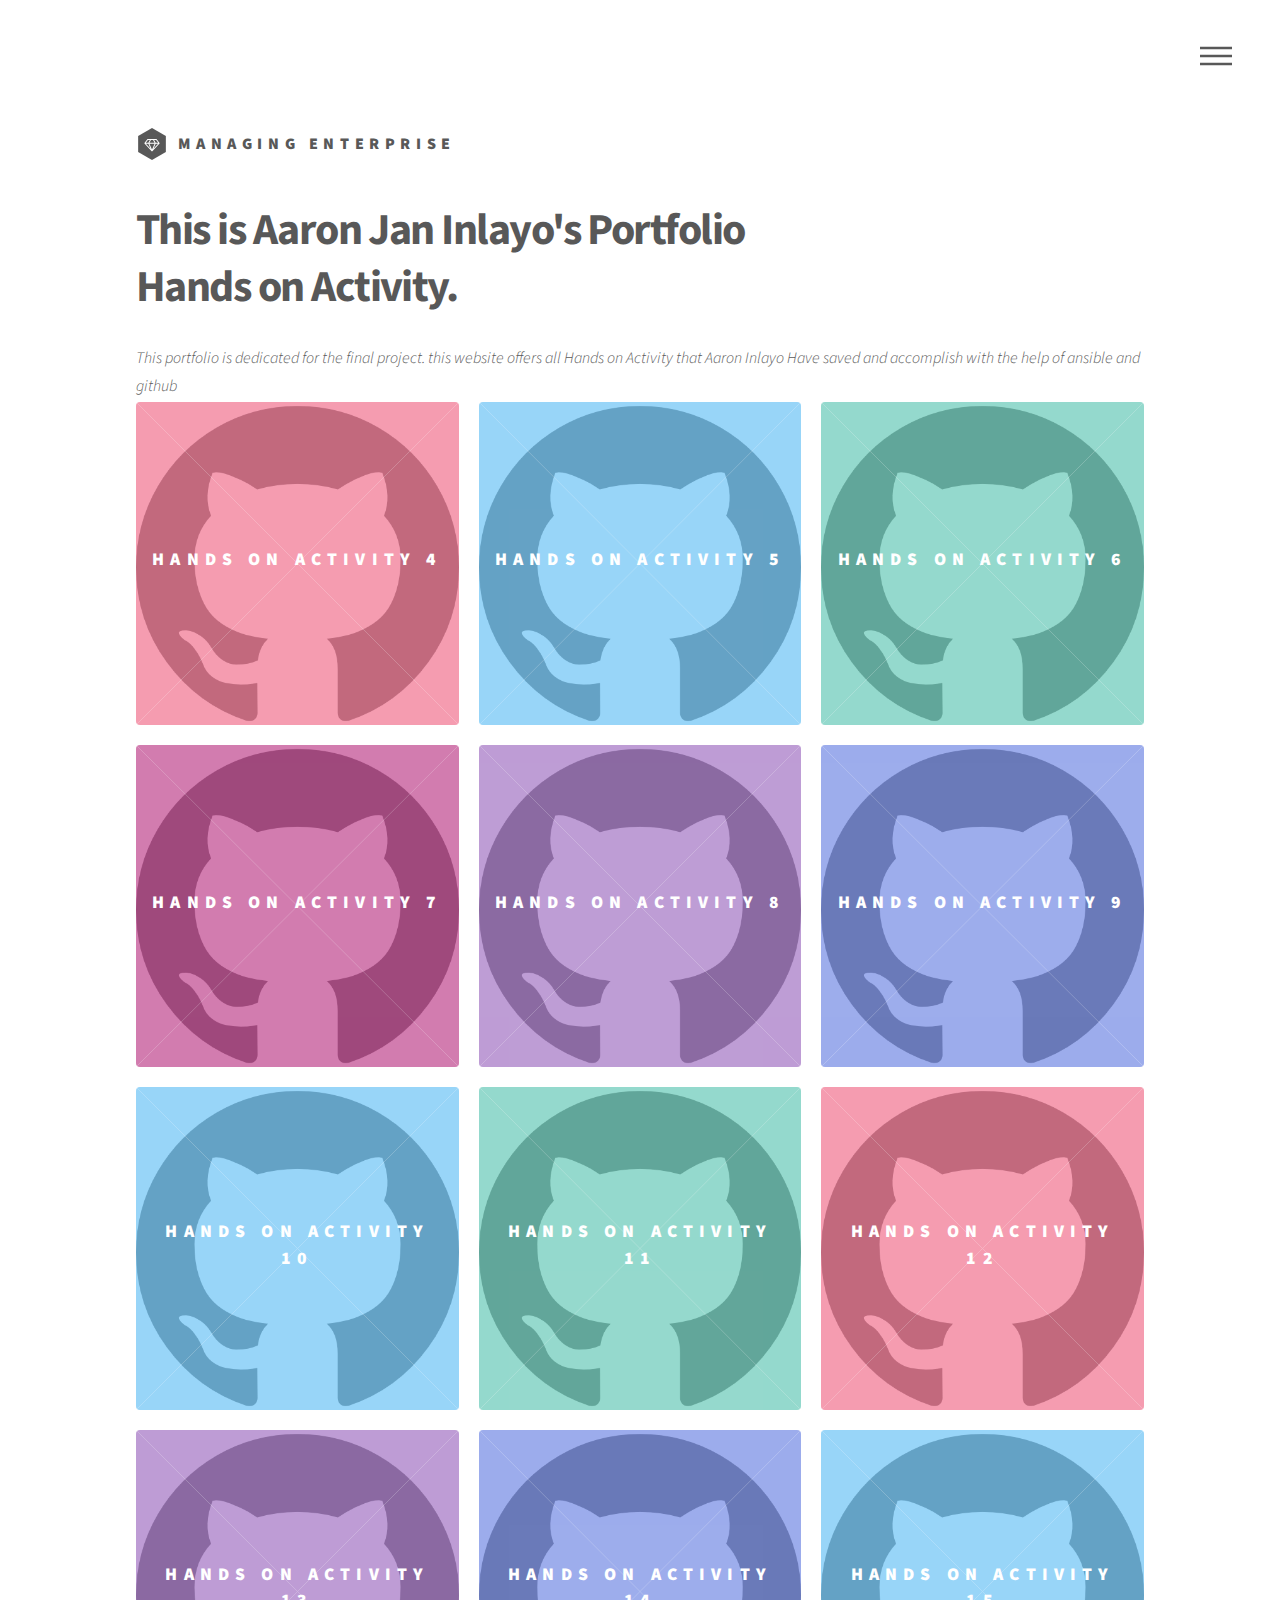
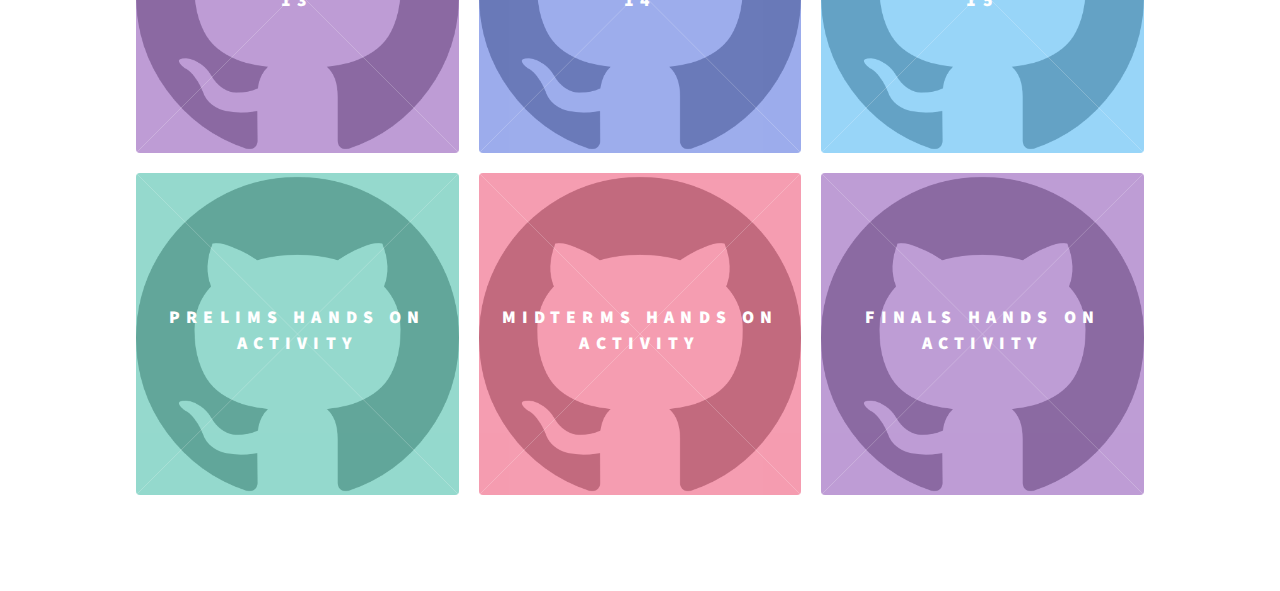
<file: index.html>
<!DOCTYPE HTML>
<!--
	Phantom by HTML5 UP
	html5up.net | @ajlkn
	Free for personal and commercial use under the CCA 3.0 license (html5up.net/license)
-->
<html>
	<head>
		<title>INLAYO FINAL PROJECT</title>
		<meta charset="utf-8" />
		<meta name="viewport" content="width=device-width, initial-scale=1, user-scalable=no" />
		<link rel="stylesheet" href="assets/css/main.css" />
		<noscript><link rel="stylesheet" href="assets/css/noscript.css" /></noscript>
	</head>
	<body class="is-preload">
		<!-- Wrapper -->
			<div id="wrapper">

				<!-- Header -->
					<header id="header">
						<div class="inner">

							<!-- Logo -->
								<a href="index.html" class="logo">
									<span class="symbol"><img src="images/logo.svg" alt="" /></span><span class="title">Managing Enterprise</span>
								</a>

							<!-- Nav -->
								<nav>
									<ul>
										<li><a href="#menu">Menu</a></li>
									</ul>
								</nav>

						</div>
					</header>

				<!-- Menu -->
					<nav id="menu">
						<h2>Menu</h2>
						<ul>
							<li><a href="index.html">Portfolio</a></li>
							<li><a href="aaron.html">About Aaron Inlayo</a></li>
							<li><a href="reflection.html">Reflection</a></li>
							<li><a href="professor.html">Professor</a></li>
						</ul>
					</nav>

				<!-- Main -->
					<div id="main">
						<div class="inner">
							<header>
								<h1>This is Aaron Jan Inlayo's Portfolio <br />
								Hands on Activity.</h1>
								<p>This portfolio is dedicated for the final project. this website offers all Hands on Activity that Aaron Inlayo Have saved and accomplish with the help of ansible and github</p>
							</header>
							<section class="tiles">
								<article class="style1">
									<span class="image">
										<img src="images/git.png" alt="" />
									</span>
									<a href="https://github.com/ajinlayo/Activity_4_AaronInlayo.git">
										<h2>Hands on Activity 4</h2>
										<div class="content">
											<p>Ansible Basics.</p>
										</div>
									</a>
								</article>
								<article class="style2">
									<span class="image">
										<img src="images/git.png" alt="" />
									</span>
									<a href="https://github.com/ajinlayo/Activity_5_AaronInlayo.git">
										<h2>Hands on Activity 5</h2>
										<div class="content">
											<p>Implement Ansible roles in playbooks.</p>
										</div>
									</a>
								</article>
								<article class="style3">
									<span class="image">
										<img src="images/git.png" alt="" />
									</span>
									<a href="https://github.com/ajinlayo/Activity_6_AaronInlayo.git">
										<h2>Hands on Activity 6</h2>
										<div class="content">
											<p>Targeting Specific Nodes.</p>
										</div>
									</a>
								</article>
								<article class="style4">
									<span class="image">
										<img src="images/git.png" alt="" />
									</span>
									<a href="https://github.com/ajinlayo/Activity_7_AaronInlayo.git">
										<h2>Hands on Activity 7</h2>
										<div class="content">
											<p>Managing Files and Creating Roles in Ansible.</p>
										</div>
									</a>
								</article>
								<article class="style5">
									<span class="image">
										<img src="images/git.png" alt="" />
									</span>
									<a href="https://github.com/ajinlayo/Activity_8_AaronInlayo.git">
										<h2>Hands on Activity 8</h2>
										<div class="content">
											<p>Install, Configure, and Manage Enterprise Availability Monitoring via Ansible.</p>
										</div>
									</a>
								</article>
								<article class="style6">
									<span class="image">
										<img src="images/git.png" alt="" />
									</span>
									<a href="https://github.com/ajinlayo/Activity_9_AaronInlayo.git">
										<h2>Hands on Activity 9</h2>
										<div class="content">
											<p>Install, Configure and Manage Enterprise Performance Monitoring via Ansible.</p>
										</div>
									</a>
								</article>
								<article class="style2">
									<span class="image">
										<img src="images/git.png" alt="" />
									</span>
									<a href="https://github.com/ajinlayo/Activity_10_AaronInlayo.git">
										<h2>Hands on Activity 10</h2>
										<div class="content">
											<p>Install, Configure and Manage Enterprise Log Monitoring via Ansible.</p>
										</div>
									</a>
								</article>
								<article class="style3">
									<span class="image">
										<img src="images/git.png" alt="" />
									</span>
									<a href="https://github.com/ajinlayo/Activity_11_AaronInlayo.git">
										<h2>Hands on Activity 11</h2>
										<div class="content">
											<p>Containerization.</p>
										</div>
									</a>
								</article>
								<article class="style1">
									<span class="image">
										<img src="images/git.png" alt="" />
									</span>
									<a href="https://github.com/ajinlayo/Activity_12_AaronInlayo.git">
										<h2>Hands on Activity 12</h2>
										<div class="content">
											<p>Build a Sample Web App in a Docker Container.</p>
										</div>
									</a>
								</article>
								<article class="style5">
									<span class="image">
										<img src="images/git.png" alt="" />
									</span>
									<a href="https://github.com/ajinlayo/Activity_13_AaronInlayo.git">
										<h2>Hands on Activity 13</h2>
										<div class="content">
											<p>OpenStack Prerequisite Installation.</p>
										</div>
									</a>
								</article>
								<article class="style6">
									<span class="image">
										<img src="images/git.png" alt="" />
									</span>
									<a href="https://github.com/ajinlayo/Activity_14_AaronInlayo.git">
										<h2>Hands on Activity 14</h2>
										<div class="content">
											<p>OpenStack Installation (Keystone, Glance, Nova).</p>
										</div>
									</a>
								</article>
								<article class="style2">
									<span class="image">
										<img src="images/git.png" alt="" />
									</span>
									<a href="https://github.com/ajinlayo/Activity_15_AaronInlayo.git">
										<h2>Hands on Activity 15</h2>
										<div class="content">
											<p>OpenStack Installation (Neutron, Horizon, Cinder).</p>
										</div>
									</a>
								</article>
								<article class="style3">
									<span class="image">
										<img src="images/git.png" alt="" />
									</span>
									<a href="https://github.com/ajinlayo/Inlayo_PrelimExam.git">
										<h2>PRELIMS Hands on Activity</h2>
										<div class="content">
											<p></p>
										</div>
									</a>
								</article>
								<article class="style1">
									<span class="image">
										<img src="images/git.png" alt="" />
									</span>
									<a href="https://github.com/ajinlayo/CPE_MIDEXAM_INLAYO.git">
										<h2>MIDTERMS Hands on Activity</h2>
										<div class="content">
											<p></p>
										</div>
									</a>
								</article>
								<article class="style5">
									<span class="image">
										<img src="images/git.png" alt="" />
									</span>
									<a href="https://github.com/ajinlayo/Final_Exam_Inlayo.git">
										<h2>FINALS Hands on Activity</h2>
										<div class="content">
											<p></p>
										</div>
									</a>
								</article>
							</section>
						</div>
					</div>

			</div>

		<!-- Scripts -->
			<script src="assets/js/jquery.min.js"></script>
			<script src="assets/js/browser.min.js"></script>
			<script src="assets/js/breakpoints.min.js"></script>
			<script src="assets/js/util.js"></script>
			<script src="assets/js/main.js"></script>

	</body>
</html>
</file>
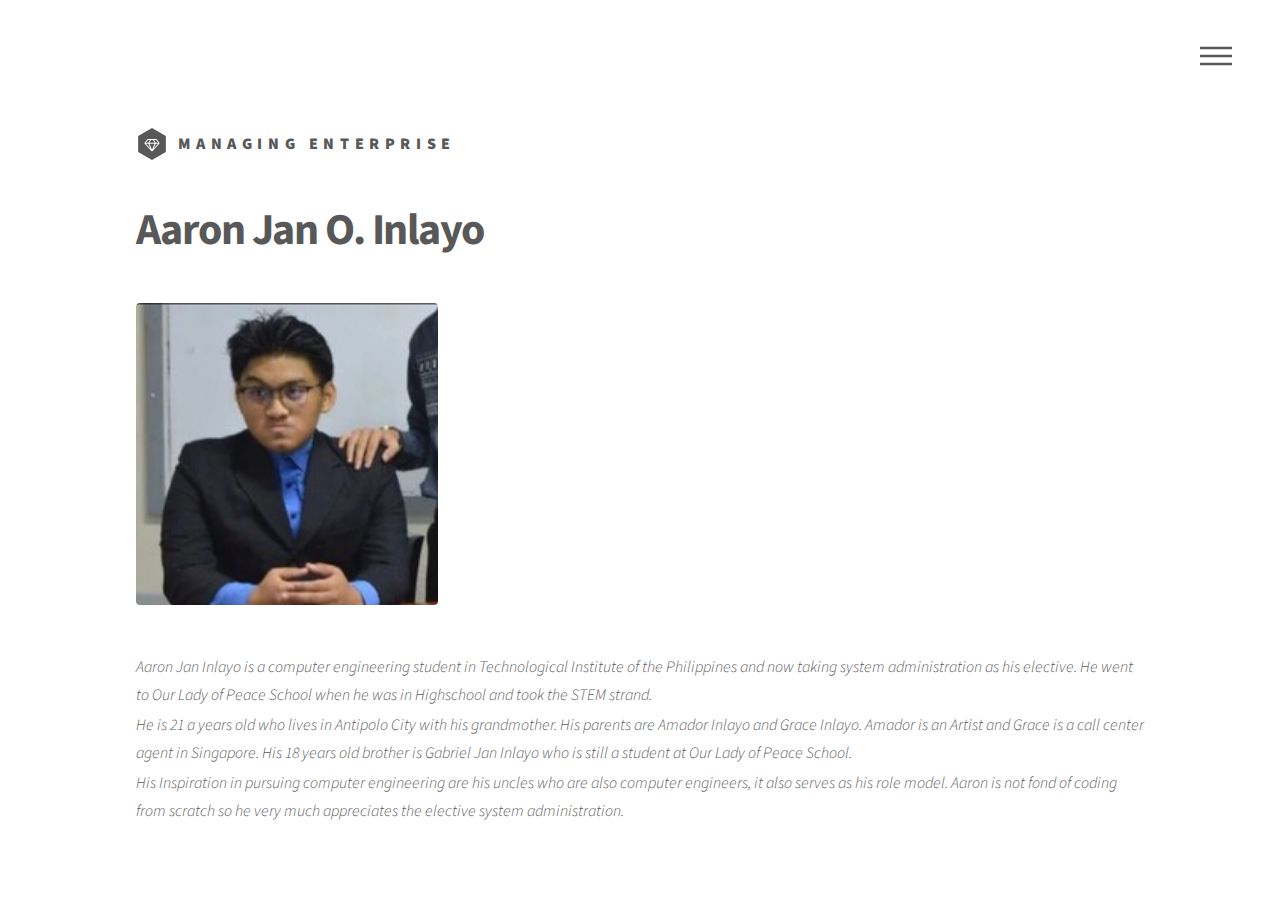
<file: aaron.html>
<!DOCTYPE HTML>
<!--
	Phantom by HTML5 UP
	html5up.net | @ajlkn
	Free for personal and commercial use under the CCA 3.0 license (html5up.net/license)
-->
<html>
	<head>
		<title>About</title>
		<meta charset="utf-8" />
		<meta name="viewport" content="width=device-width, initial-scale=1, user-scalable=no" />
		<link rel="stylesheet" href="assets/css/main.css" />
		<noscript><link rel="stylesheet" href="assets/css/noscript.css" /></noscript>
	</head>
	<body class="is-preload">
		<!-- Wrapper -->
			<div id="wrapper">

				<!-- Header -->
					<header id="header">
						<div class="inner">

							<!-- Logo -->
								<a href="index.html" class="logo">
									<span class="symbol"><img src="images/logo.svg" alt="" /></span><span class="title">Managing Enterprise</span>
								</a>

							<!-- Nav -->
								<nav>
									<ul>
										<li><a href="#menu">Menu</a></li>
									</ul>
								</nav>

						</div>
					</header>

				<!-- Menu -->
					<nav id="menu">
						<h2>Menu</h2>
						<ul>
							<li><a href="index.html">Portfolio</a></li>
							<li><a href="aaron.html">About Aaron Inlayo</a></li>
							<li><a href="reflection.html">Reflection</a></li>
							<li><a href="professor.html">Professor</a></li>
						</ul>
					</nav>

				<!-- Main -->
					<div id="main">
						<div class="inner">
							<h1>Aaron Jan O. Inlayo</h1>
							<span class="image main"><img src="images/Aaronicon.jpg" alt="" /></span>
							<p>Aaron Jan Inlayo is a computer engineering student in Technological Institute of the Philippines and now taking system administration as his elective. He went to Our Lady of Peace School when he was in Highschool and took the STEM strand.</p>
							<p>He is 21 a years old who lives in Antipolo City with his grandmother. His parents are Amador Inlayo and Grace Inlayo. Amador is an Artist and Grace is a call center agent in Singapore. His 18 years old brother is Gabriel Jan Inlayo who is still a student at Our Lady of Peace School.</p>
							<p>His Inspiration in pursuing computer engineering are his uncles who are also computer engineers, it also serves as his role model. Aaron is not fond of coding from scratch so he very much appreciates the elective system administration.</p>
						</div>
					</div>
			</div>

		<!-- Scripts -->
			<script src="assets/js/jquery.min.js"></script>
			<script src="assets/js/browser.min.js"></script>
			<script src="assets/js/breakpoints.min.js"></script>
			<script src="assets/js/util.js"></script>
			<script src="assets/js/main.js"></script>

	</body>
</html>
</file>
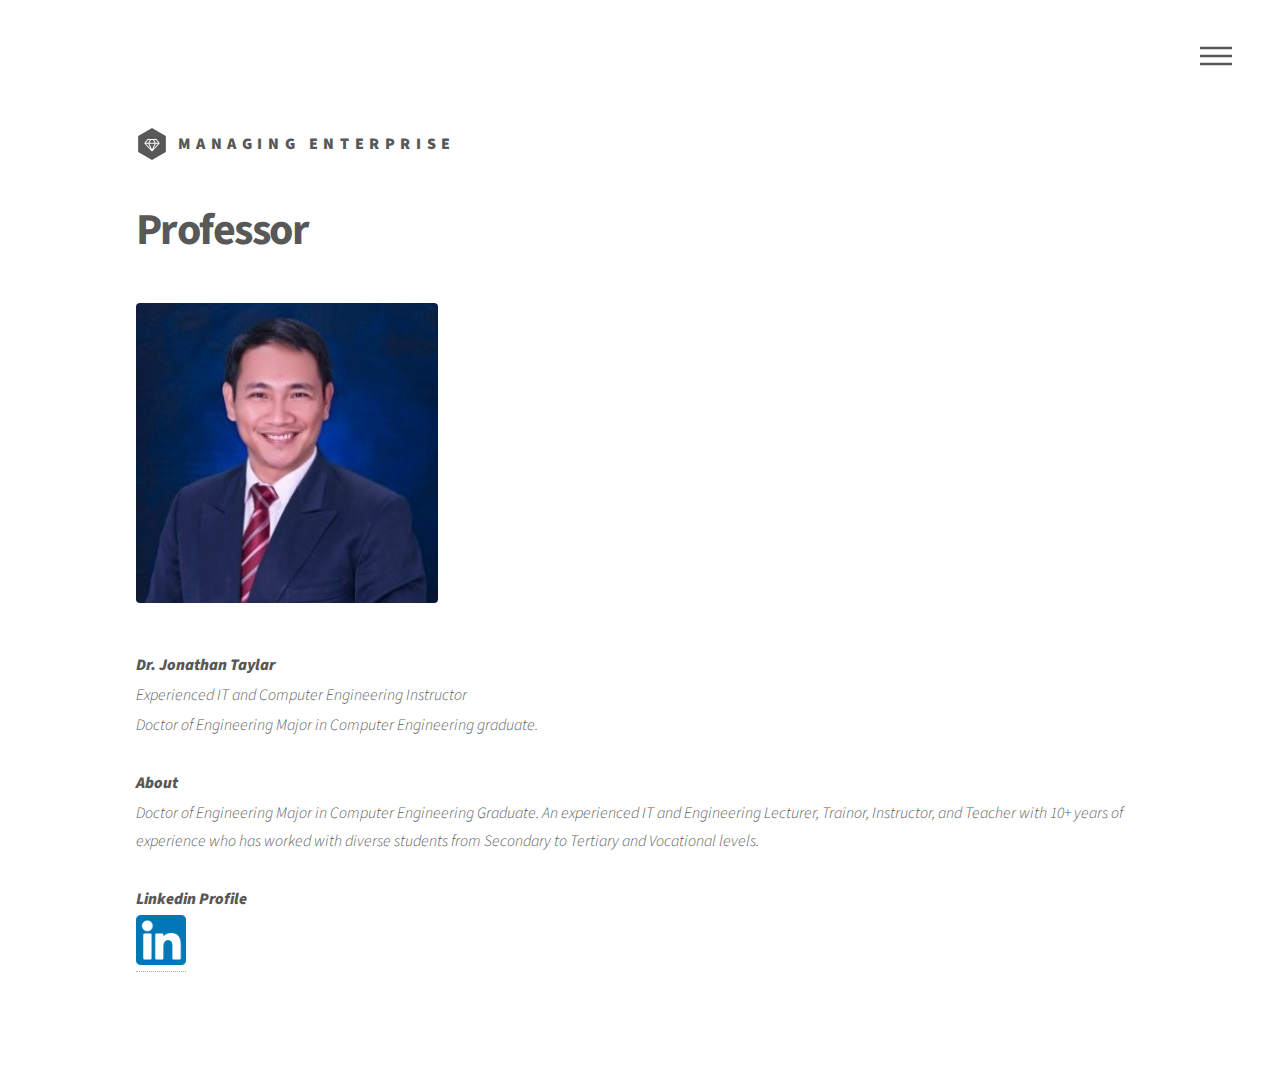
<file: professor.html>
<!DOCTYPE HTML>
<!--
	Phantom by HTML5 UP
	html5up.net | @ajlkn
	Free for personal and commercial use under the CCA 3.0 license (html5up.net/license)
-->
<html>
	<head>
		<title>Professor</title>
		<meta charset="utf-8" />
		<meta name="viewport" content="width=device-width, initial-scale=1, user-scalable=no" />
		<link rel="stylesheet" href="assets/css/main.css" />
		<noscript><link rel="stylesheet" href="assets/css/noscript.css" /></noscript>
	</head>
	<body class="is-preload">
		<!-- Wrapper -->
			<div id="wrapper">

				<!-- Header -->
					<header id="header">
						<div class="inner">

							<!-- Logo -->
								<a href="index.html" class="logo">
									<span class="symbol"><img src="images/logo.svg" alt="" /></span><span class="title">Managing Enterprise</span>
								</a>

							<!-- Nav -->
								<nav>
									<ul>
										<li><a href="#menu">Menu</a></li>
									</ul>
								</nav>

						</div>
					</header>

				<!-- Menu -->
					<nav id="menu">
						<h2>Menu</h2>
						<ul>
							<li><a href="index.html">Portfolio</a></li>
							<li><a href="aaron.html">About Aaron Inlayo</a></li>
							<li><a href="reflection.html">Reflection</a></li>
							<li><a href="professor.html">Professor</a></li>
						</ul>
					</nav>

				<!-- Main -->
					<div id="main">
						<div class="inner">
							<h1>Professor</h1>
							<span class="image main"><img src="images/prof.jpg" width="100"	height="300" alt=""/></span>
							<p><strong>Dr. Jonathan Taylar</strong></p>
							<p>Experienced IT and Computer Engineering Instructor </p>
							<p>Doctor of Engineering Major in Computer Engineering graduate.</p>
							<br>
							<p><strong>About</strong></p>
							<p>Doctor of Engineering Major in Computer Engineering Graduate. An experienced IT and Engineering Lecturer, Trainor, Instructor, and Teacher with 10+ years of experience who has worked with diverse students from Secondary to Tertiary and Vocational levels.</p>
							<br>
							<p><strong>Linkedin Profile</strong></p>
							<a href="https://ph.linkedin.com/in/jonathan-taylar-b56502b7" target="_blank" class="logo">
								<span class="symbol"><img src="images/link.jpeg" height="50" width="50" alt="" /></span>
							</a>
							<p></p>
						</div>
					</div>
		<!-- Scripts -->
			<script src="assets/js/jquery.min.js"></script>
			<script src="assets/js/browser.min.js"></script>
			<script src="assets/js/breakpoints.min.js"></script>
			<script src="assets/js/util.js"></script>
			<script src="assets/js/main.js"></script>

	</body>
</html>
</file>
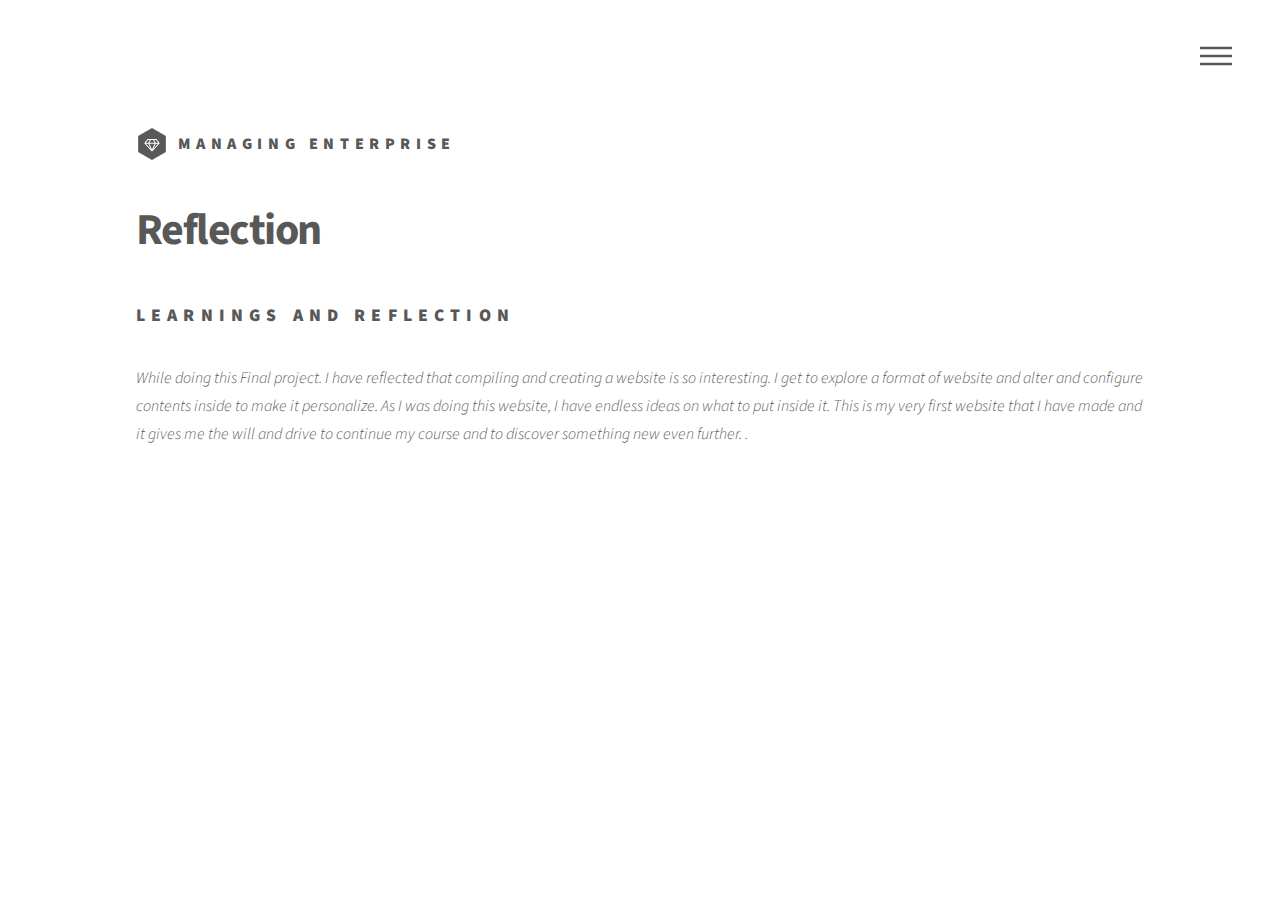
<file: reflection.html>
<!DOCTYPE HTML>
<!--
	Phantom by HTML5 UP
	html5up.net | @ajlkn
	Free for personal and commercial use under the CCA 3.0 license (html5up.net/license)
-->
<html>
	<head>
		<title>Reflection</title>
		<meta charset="utf-8" />
		<meta name="viewport" content="width=device-width, initial-scale=1, user-scalable=no" />
		<link rel="stylesheet" href="assets/css/main.css" />
		<noscript><link rel="stylesheet" href="assets/css/noscript.css" /></noscript>
	</head>
	<body class="is-preload">
		<!-- Wrapper -->
			<div id="wrapper">

				<!-- Header -->
					<header id="header">
						<div class="inner">

							<!-- Logo -->
								<a href="index.html" class="logo">
									<span class="symbol"><img src="images/logo.svg" alt="" /></span><span class="title">Managing Enterprise</span>
								</a>

							<!-- Nav -->
								<nav>
									<ul>
										<li><a href="#menu">Menu</a></li>
									</ul>
								</nav>

						</div>
					</header>

				<!-- Menu -->
					<nav id="menu">
						<h2>Menu</h2>
						<ul>
							<li><a href="index.html">Portfolio</a></li>
							<li><a href="aaron.html">About Aaron Inlayo</a></li>
							<li><a href="reflection.html">Reflection</a></li>
							<li><a href="professor.html">Professor</a></li>
						</ul>
					</nav>

				<!-- Main -->
					<div id="main">
						<div class="inner">
							<h1>Reflection</h1>

							<!-- Text -->
								<section>
									<h2>Learnings and Reflection</h2>
									<p>
										While doing this Final project. I have reflected that compiling and creating a website is so interesting. I get to explore a format of website and alter and configure contents inside to make it personalize. As I was doing this website, I have endless ideas on what to put inside it. This is my very first website that I have made and it gives me the will and drive to continue my course and to discover something new even further.
										.</p>				
			</div>

		<!-- Scripts -->
			<script src="assets/js/jquery.min.js"></script>
			<script src="assets/js/browser.min.js"></script>
			<script src="assets/js/breakpoints.min.js"></script>
			<script src="assets/js/util.js"></script>
			<script src="assets/js/main.js"></script>

	</body>
</html>
</file>
<file: assets/css/noscript.css>
/*
	Phantom by HTML5 UP
	html5up.net | @ajlkn
	Free for personal and commercial use under the CCA 3.0 license (html5up.net/license)
*/

/* Tiles */

	body.is-preload .tiles article {
		-moz-transform: none;
		-webkit-transform: none;
		-ms-transform: none;
		transform: none;
		opacity: 1;
	}
</file>
<file: assets/css/main.css>
@import url(fontawesome-all.min.css);
@import url("https://fonts.googleapis.com/css?family=Source+Sans+Pro:300,700,900");

/*
	Phantom by HTML5 UP
	html5up.net | @ajlkn
	Free for personal and commercial use under the CCA 3.0 license (html5up.net/license)
*/

html, body, div, span, applet, object,
iframe, h1, h2, h3, h4, h5, h6, p, blockquote,
pre, a, abbr, acronym, address, big, cite,
code, del, dfn, em, img, ins, kbd, q, s, samp,
small, strike, strong, sub, sup, tt, var, b,
u, i, center, dl, dt, dd, ol, ul, li, fieldset,
form, label, legend, table, caption, tbody,
tfoot, thead, tr, th, td, article, aside,
canvas, details, embed, figure, figcaption,
footer, header, hgroup, menu, nav, output, ruby,
section, summary, time, mark, audio, video {
	margin: 0;
	padding: 0;
	border: 0;
	font-size: 100%;
	font: inherit;
	vertical-align: baseline;}

article, aside, details, figcaption, figure,
footer, header, hgroup, menu, nav, section {
	display: block;}

body {
	line-height: 1;
}

ol, ul {
	list-style: none;
}

blockquote, q {
	quotes: none;
}

	blockquote:before, blockquote:after, q:before, q:after {
		content: '';
		content: none;
	}

table {
	border-collapse: collapse;
	border-spacing: 0;
}

body {
	-webkit-text-size-adjust: none;
}

mark {
	background-color: transparent;
	color: inherit;
}

input::-moz-focus-inner {
	border: 0;
	padding: 0;
}

input, select, textarea {
	-moz-appearance: none;
	-webkit-appearance: none;
	-ms-appearance: none;
	appearance: none;
}

/* Basic */

	@-ms-viewport {
		width: device-width;
	}

	body {
		-ms-overflow-style: scrollbar;
	}

	@media screen and (max-width: 480px) {

		html, body {
			min-width: 320px;
		}

	}

	html {
		box-sizing: border-box;
	}

	*, *:before, *:after {
		box-sizing: inherit;
	}

	body {
		background: #ffffff;
	}

		body.is-preload *, body.is-preload *:before, body.is-preload *:after {
			-moz-animation: none !important;
			-webkit-animation: none !important;
			-ms-animation: none !important;
			animation: none !important;
			-moz-transition: none !important;
			-webkit-transition: none !important;
			-ms-transition: none !important;
			transition: none !important;
		}

/* Type */

	body, input, select, textarea {
		color: #585858;
		font-family: "Source Sans Pro", Helvetica, sans-serif;
		font-size: 16pt;
		font-weight: 300;
		line-height: 1.75;
	}

		@media screen and (max-width: 1680px) {

			body, input, select, textarea {
				font-size: 14pt;
			}

		}

		@media screen and (max-width: 1280px) {

			body, input, select, textarea {
				font-size: 12pt;
			}

		}

	a {
		-moz-transition: border-bottom-color 0.2s ease, color 0.2s ease;
		-webkit-transition: border-bottom-color 0.2s ease, color 0.2s ease;
		-ms-transition: border-bottom-color 0.2s ease, color 0.2s ease;
		transition: border-bottom-color 0.2s ease, color 0.2s ease;
		text-decoration: none;
		color: #585858;
		border-bottom: dotted 1px rgba(88, 88, 88, 0.5);
	}

		a:hover {
			border-bottom-color: transparent;
			color: #f2849e !important;
		}

	strong, b {
		font-weight: 900;
	}

	em, i {
		font-style: italic;
	}

	p {
		margin: 0 0 2px 0;
		font-style: italic;
	}

	h1 {
		font-size: 2.75em;
		font-weight: 700;
		line-height: 1.3;
		margin: 0 0 1em 0;
		letter-spacing: -0.035em;
	}

		h1 a {
			color: inherit;
		}

		@media screen and (max-width: 736px) {

			h1 {
				font-size: 2em;
				margin: 0 0 1em 0;
			}

		}

		@media screen and (max-width: 360px) {

			h1 {
				font-size: 1.75em;
			}

		}

	h2, h3, h4, h5, h6 {
		font-weight: 900;
		line-height: 1.5;
		margin: 0 0 2em 0;
		text-transform: uppercase;
		letter-spacing: 0.35em;
	}

		h2 a, h3 a, h4 a, h5 a, h6 a {
			color: inherit;
		}

	h2 {
		font-size: 1.1em;
	}

	h3 {
		font-size: 1em;
	}

	h4 {
		font-size: 0.8em;
	}

	h5 {
		font-size: 0.8em;
	}

	h6 {
		font-size: 0.8em;
	}

	@media screen and (max-width: 980px) {

		h1 br, h2 br, h3 br, h4 br, h5 br, h6 br {
			display: none;
		}

	}

	@media screen and (max-width: 736px) {

		h2 {
			font-size: 1em;
		}

		h3 {
			font-size: 0.8em;
		}

	}

	sub {
		font-size: 0.8em;
		position: relative;
		top: 0.5em;
	}

	sup {
		font-size: 0.8em;
		position: relative;
		top: -0.5em;
	}

	blockquote {
		border-left: solid 4px #c9c9c9;
		font-style: italic;
		margin: 0 0 2em 0;
		padding: 0.5em 0 0.5em 2em;
	}

	code {
		background: rgba(144, 144, 144, 0.075);
		border-radius: 4px;
		border: solid 1px #c9c9c9;
		font-family: "Courier New", monospace;
		font-size: 0.9em;
		margin: 0 0.25em;
		padding: 0.25em 0.65em;
	}

	pre {
		-webkit-overflow-scrolling: touch;
		font-family: "Courier New", monospace;
		font-size: 0.9em;
		margin: 0 0 2em 0;
	}

		pre code {
			display: block;
			line-height: 1.75;
			padding: 1em 1.5em;
			overflow-x: auto;
		}

	hr {
		border: 0;
		border-bottom: solid 1px #c9c9c9;
		margin: 2em 0;
	}

		hr.major {
			margin: 3em 0;
		}

	.align-left {
		text-align: left;
	}

	.align-center {
		text-align: center;
	}

	.align-right {
		text-align: right;
	}

/* Row */

	.row {
		display: flex;
		flex-wrap: wrap;
		box-sizing: border-box;
		align-items: stretch;
	}

		.row > * {
			box-sizing: border-box;
		}

		.row.gtr-uniform > * > :last-child {
			margin-bottom: 0;
		}

		.row.aln-left {
			justify-content: flex-start;
		}

		.row.aln-center {
			justify-content: center;
		}

		.row.aln-right {
			justify-content: flex-end;
		}

		.row.aln-top {
			align-items: flex-start;
		}

		.row.aln-middle {
			align-items: center;
		}

		.row.aln-bottom {
			align-items: flex-end;
		}

		.row > .imp {
			order: -1;
		}

		.row > .col-1 {
			width: 8.33333%;
		}

		.row > .off-1 {
			margin-left: 8.33333%;
		}

		.row > .col-2 {
			width: 16.66667%;
		}

		.row > .off-2 {
			margin-left: 16.66667%;
		}

		.row > .col-3 {
			width: 25%;
		}

		.row > .off-3 {
			margin-left: 25%;
		}

		.row > .col-4 {
			width: 33.33333%;
		}

		.row > .off-4 {
			margin-left: 33.33333%;
		}

		.row > .col-5 {
			width: 41.66667%;
		}

		.row > .off-5 {
			margin-left: 41.66667%;
		}

		.row > .col-6 {
			width: 50%;
		}

		.row > .off-6 {
			margin-left: 50%;
		}

		.row > .col-7 {
			width: 58.33333%;
		}

		.row > .off-7 {
			margin-left: 58.33333%;
		}

		.row > .col-8 {
			width: 66.66667%;
		}

		.row > .off-8 {
			margin-left: 66.66667%;
		}

		.row > .col-9 {
			width: 75%;
		}

		.row > .off-9 {
			margin-left: 75%;
		}

		.row > .col-10 {
			width: 83.33333%;
		}

		.row > .off-10 {
			margin-left: 83.33333%;
		}

		.row > .col-11 {
			width: 91.66667%;
		}

		.row > .off-11 {
			margin-left: 91.66667%;
		}

		.row > .col-12 {
			width: 100%;
		}

		.row > .off-12 {
			margin-left: 100%;
		}

		.row.gtr-0 {
			margin-top: 0;
			margin-left: 0em;
		}

			.row.gtr-0 > * {
				padding: 0 0 0 0em;
			}

			.row.gtr-0.gtr-uniform {
				margin-top: 0em;
			}

				.row.gtr-0.gtr-uniform > * {
					padding-top: 0em;
				}

		.row.gtr-25 {
			margin-top: 0;
			margin-left: -0.5em;
		}

			.row.gtr-25 > * {
				padding: 0 0 0 0.5em;
			}

			.row.gtr-25.gtr-uniform {
				margin-top: -0.5em;
			}

				.row.gtr-25.gtr-uniform > * {
					padding-top: 0.5em;
				}

		.row.gtr-50 {
			margin-top: 0;
			margin-left: -1em;
		}

			.row.gtr-50 > * {
				padding: 0 0 0 1em;
			}

			.row.gtr-50.gtr-uniform {
				margin-top: -1em;
			}

				.row.gtr-50.gtr-uniform > * {
					padding-top: 1em;
				}

		.row {
			margin-top: 0;
			margin-left: -2em;
		}

			.row > * {
				padding: 0 0 0 2em;
			}

			.row.gtr-uniform {
				margin-top: -2em;
			}

				.row.gtr-uniform > * {
					padding-top: 2em;
				}

		.row.gtr-150 {
			margin-top: 0;
			margin-left: -3em;
		}

			.row.gtr-150 > * {
				padding: 0 0 0 3em;
			}

			.row.gtr-150.gtr-uniform {
				margin-top: -3em;
			}

				.row.gtr-150.gtr-uniform > * {
					padding-top: 3em;
				}

		.row.gtr-200 {
			margin-top: 0;
			margin-left: -4em;
		}

			.row.gtr-200 > * {
				padding: 0 0 0 4em;
			}

			.row.gtr-200.gtr-uniform {
				margin-top: -4em;
			}

				.row.gtr-200.gtr-uniform > * {
					padding-top: 4em;
				}

		@media screen and (max-width: 1680px) {

			.row {
				display: flex;
				flex-wrap: wrap;
				box-sizing: border-box;
				align-items: stretch;
			}

				.row > * {
					box-sizing: border-box;
				}

				.row.gtr-uniform > * > :last-child {
					margin-bottom: 0;
				}

				.row.aln-left {
					justify-content: flex-start;
				}

				.row.aln-center {
					justify-content: center;
				}

				.row.aln-right {
					justify-content: flex-end;
				}

				.row.aln-top {
					align-items: flex-start;
				}

				.row.aln-middle {
					align-items: center;
				}

				.row.aln-bottom {
					align-items: flex-end;
				}

				.row > .imp-xlarge {
					order: -1;
				}

				.row > .col-1-xlarge {
					width: 8.33333%;
				}

				.row > .off-1-xlarge {
					margin-left: 8.33333%;
				}

				.row > .col-2-xlarge {
					width: 16.66667%;
				}

				.row > .off-2-xlarge {
					margin-left: 16.66667%;
				}

				.row > .col-3-xlarge {
					width: 25%;
				}

				.row > .off-3-xlarge {
					margin-left: 25%;
				}

				.row > .col-4-xlarge {
					width: 33.33333%;
				}

				.row > .off-4-xlarge {
					margin-left: 33.33333%;
				}

				.row > .col-5-xlarge {
					width: 41.66667%;
				}

				.row > .off-5-xlarge {
					margin-left: 41.66667%;
				}

				.row > .col-6-xlarge {
					width: 50%;
				}

				.row > .off-6-xlarge {
					margin-left: 50%;
				}

				.row > .col-7-xlarge {
					width: 58.33333%;
				}

				.row > .off-7-xlarge {
					margin-left: 58.33333%;
				}

				.row > .col-8-xlarge {
					width: 66.66667%;
				}

				.row > .off-8-xlarge {
					margin-left: 66.66667%;
				}

				.row > .col-9-xlarge {
					width: 75%;
				}

				.row > .off-9-xlarge {
					margin-left: 75%;
				}

				.row > .col-10-xlarge {
					width: 83.33333%;
				}

				.row > .off-10-xlarge {
					margin-left: 83.33333%;
				}

				.row > .col-11-xlarge {
					width: 91.66667%;
				}

				.row > .off-11-xlarge {
					margin-left: 91.66667%;
				}

				.row > .col-12-xlarge {
					width: 100%;
				}

				.row > .off-12-xlarge {
					margin-left: 100%;
				}

				.row.gtr-0 {
					margin-top: 0;
					margin-left: 0em;
				}

					.row.gtr-0 > * {
						padding: 0 0 0 0em;
					}

					.row.gtr-0.gtr-uniform {
						margin-top: 0em;
					}

						.row.gtr-0.gtr-uniform > * {
							padding-top: 0em;
						}

				.row.gtr-25 {
					margin-top: 0;
					margin-left: -0.5em;
				}

					.row.gtr-25 > * {
						padding: 0 0 0 0.5em;
					}

					.row.gtr-25.gtr-uniform {
						margin-top: -0.5em;
					}

						.row.gtr-25.gtr-uniform > * {
							padding-top: 0.5em;
						}

				.row.gtr-50 {
					margin-top: 0;
					margin-left: -1em;
				}

					.row.gtr-50 > * {
						padding: 0 0 0 1em;
					}

					.row.gtr-50.gtr-uniform {
						margin-top: -1em;
					}

						.row.gtr-50.gtr-uniform > * {
							padding-top: 1em;
						}

				.row {
					margin-top: 0;
					margin-left: -2em;
				}

					.row > * {
						padding: 0 0 0 2em;
					}

					.row.gtr-uniform {
						margin-top: -2em;
					}

						.row.gtr-uniform > * {
							padding-top: 2em;
						}

				.row.gtr-150 {
					margin-top: 0;
					margin-left: -3em;
				}

					.row.gtr-150 > * {
						padding: 0 0 0 3em;
					}

					.row.gtr-150.gtr-uniform {
						margin-top: -3em;
					}

						.row.gtr-150.gtr-uniform > * {
							padding-top: 3em;
						}

				.row.gtr-200 {
					margin-top: 0;
					margin-left: -4em;
				}

					.row.gtr-200 > * {
						padding: 0 0 0 4em;
					}

					.row.gtr-200.gtr-uniform {
						margin-top: -4em;
					}

						.row.gtr-200.gtr-uniform > * {
							padding-top: 4em;
						}

		}

		@media screen and (max-width: 1280px) {

			.row {
				display: flex;
				flex-wrap: wrap;
				box-sizing: border-box;
				align-items: stretch;
			}

				.row > * {
					box-sizing: border-box;
				}

				.row.gtr-uniform > * > :last-child {
					margin-bottom: 0;
				}

				.row.aln-left {
					justify-content: flex-start;
				}

				.row.aln-center {
					justify-content: center;
				}

				.row.aln-right {
					justify-content: flex-end;
				}

				.row.aln-top {
					align-items: flex-start;
				}

				.row.aln-middle {
					align-items: center;
				}

				.row.aln-bottom {
					align-items: flex-end;
				}

				.row > .imp-large {
					order: -1;
				}

				.row > .col-1-large {
					width: 8.33333%;
				}

				.row > .off-1-large {
					margin-left: 8.33333%;
				}

				.row > .col-2-large {
					width: 16.66667%;
				}

				.row > .off-2-large {
					margin-left: 16.66667%;
				}

				.row > .col-3-large {
					width: 25%;
				}

				.row > .off-3-large {
					margin-left: 25%;
				}

				.row > .col-4-large {
					width: 33.33333%;
				}

				.row > .off-4-large {
					margin-left: 33.33333%;
				}

				.row > .col-5-large {
					width: 41.66667%;
				}

				.row > .off-5-large {
					margin-left: 41.66667%;
				}

				.row > .col-6-large {
					width: 50%;
				}

				.row > .off-6-large {
					margin-left: 50%;
				}

				.row > .col-7-large {
					width: 58.33333%;
				}

				.row > .off-7-large {
					margin-left: 58.33333%;
				}

				.row > .col-8-large {
					width: 66.66667%;
				}

				.row > .off-8-large {
					margin-left: 66.66667%;
				}

				.row > .col-9-large {
					width: 75%;
				}

				.row > .off-9-large {
					margin-left: 75%;
				}

				.row > .col-10-large {
					width: 83.33333%;
				}

				.row > .off-10-large {
					margin-left: 83.33333%;
				}

				.row > .col-11-large {
					width: 91.66667%;
				}

				.row > .off-11-large {
					margin-left: 91.66667%;
				}

				.row > .col-12-large {
					width: 100%;
				}

				.row > .off-12-large {
					margin-left: 100%;
				}

				.row.gtr-0 {
					margin-top: 0;
					margin-left: 0em;
				}

					.row.gtr-0 > * {
						padding: 0 0 0 0em;
					}

					.row.gtr-0.gtr-uniform {
						margin-top: 0em;
					}

						.row.gtr-0.gtr-uniform > * {
							padding-top: 0em;
						}

				.row.gtr-25 {
					margin-top: 0;
					margin-left: -0.5em;
				}

					.row.gtr-25 > * {
						padding: 0 0 0 0.5em;
					}

					.row.gtr-25.gtr-uniform {
						margin-top: -0.5em;
					}

						.row.gtr-25.gtr-uniform > * {
							padding-top: 0.5em;
						}

				.row.gtr-50 {
					margin-top: 0;
					margin-left: -1em;
				}

					.row.gtr-50 > * {
						padding: 0 0 0 1em;
					}

					.row.gtr-50.gtr-uniform {
						margin-top: -1em;
					}

						.row.gtr-50.gtr-uniform > * {
							padding-top: 1em;
						}

				.row {
					margin-top: 0;
					margin-left: -2em;
				}

					.row > * {
						padding: 0 0 0 2em;
					}

					.row.gtr-uniform {
						margin-top: -2em;
					}

						.row.gtr-uniform > * {
							padding-top: 2em;
						}

				.row.gtr-150 {
					margin-top: 0;
					margin-left: -3em;
				}

					.row.gtr-150 > * {
						padding: 0 0 0 3em;
					}

					.row.gtr-150.gtr-uniform {
						margin-top: -3em;
					}

						.row.gtr-150.gtr-uniform > * {
							padding-top: 3em;
						}

				.row.gtr-200 {
					margin-top: 0;
					margin-left: -4em;
				}

					.row.gtr-200 > * {
						padding: 0 0 0 4em;
					}

					.row.gtr-200.gtr-uniform {
						margin-top: -4em;
					}

						.row.gtr-200.gtr-uniform > * {
							padding-top: 4em;
						}

		}

		@media screen and (max-width: 980px) {

			.row {
				display: flex;
				flex-wrap: wrap;
				box-sizing: border-box;
				align-items: stretch;
			}

				.row > * {
					box-sizing: border-box;
				}

				.row.gtr-uniform > * > :last-child {
					margin-bottom: 0;
				}

				.row.aln-left {
					justify-content: flex-start;
				}

				.row.aln-center {
					justify-content: center;
				}

				.row.aln-right {
					justify-content: flex-end;
				}

				.row.aln-top {
					align-items: flex-start;
				}

				.row.aln-middle {
					align-items: center;
				}

				.row.aln-bottom {
					align-items: flex-end;
				}

				.row > .imp-medium {
					order: -1;
				}

				.row > .col-1-medium {
					width: 8.33333%;
				}

				.row > .off-1-medium {
					margin-left: 8.33333%;
				}

				.row > .col-2-medium {
					width: 16.66667%;
				}

				.row > .off-2-medium {
					margin-left: 16.66667%;
				}

				.row > .col-3-medium {
					width: 25%;
				}

				.row > .off-3-medium {
					margin-left: 25%;
				}

				.row > .col-4-medium {
					width: 33.33333%;
				}

				.row > .off-4-medium {
					margin-left: 33.33333%;
				}

				.row > .col-5-medium {
					width: 41.66667%;
				}

				.row > .off-5-medium {
					margin-left: 41.66667%;
				}

				.row > .col-6-medium {
					width: 50%;
				}

				.row > .off-6-medium {
					margin-left: 50%;
				}

				.row > .col-7-medium {
					width: 58.33333%;
				}

				.row > .off-7-medium {
					margin-left: 58.33333%;
				}

				.row > .col-8-medium {
					width: 66.66667%;
				}

				.row > .off-8-medium {
					margin-left: 66.66667%;
				}

				.row > .col-9-medium {
					width: 75%;
				}

				.row > .off-9-medium {
					margin-left: 75%;
				}

				.row > .col-10-medium {
					width: 83.33333%;
				}

				.row > .off-10-medium {
					margin-left: 83.33333%;
				}

				.row > .col-11-medium {
					width: 91.66667%;
				}

				.row > .off-11-medium {
					margin-left: 91.66667%;
				}

				.row > .col-12-medium {
					width: 100%;
				}

				.row > .off-12-medium {
					margin-left: 100%;
				}

				.row.gtr-0 {
					margin-top: 0;
					margin-left: 0em;
				}

					.row.gtr-0 > * {
						padding: 0 0 0 0em;
					}

					.row.gtr-0.gtr-uniform {
						margin-top: 0em;
					}

						.row.gtr-0.gtr-uniform > * {
							padding-top: 0em;
						}

				.row.gtr-25 {
					margin-top: 0;
					margin-left: -0.375em;
				}

					.row.gtr-25 > * {
						padding: 0 0 0 0.375em;
					}

					.row.gtr-25.gtr-uniform {
						margin-top: -0.375em;
					}

						.row.gtr-25.gtr-uniform > * {
							padding-top: 0.375em;
						}

				.row.gtr-50 {
					margin-top: 0;
					margin-left: -0.75em;
				}

					.row.gtr-50 > * {
						padding: 0 0 0 0.75em;
					}

					.row.gtr-50.gtr-uniform {
						margin-top: -0.75em;
					}

						.row.gtr-50.gtr-uniform > * {
							padding-top: 0.75em;
						}

				.row {
					margin-top: 0;
					margin-left: -1.5em;
				}

					.row > * {
						padding: 0 0 0 1.5em;
					}

					.row.gtr-uniform {
						margin-top: -1.5em;
					}

						.row.gtr-uniform > * {
							padding-top: 1.5em;
						}

				.row.gtr-150 {
					margin-top: 0;
					margin-left: -2.25em;
				}

					.row.gtr-150 > * {
						padding: 0 0 0 2.25em;
					}

					.row.gtr-150.gtr-uniform {
						margin-top: -2.25em;
					}

						.row.gtr-150.gtr-uniform > * {
							padding-top: 2.25em;
						}

				.row.gtr-200 {
					margin-top: 0;
					margin-left: -3em;
				}

					.row.gtr-200 > * {
						padding: 0 0 0 3em;
					}

					.row.gtr-200.gtr-uniform {
						margin-top: -3em;
					}

						.row.gtr-200.gtr-uniform > * {
							padding-top: 3em;
						}

		}

		@media screen and (max-width: 736px) {

			.row {
				display: flex;
				flex-wrap: wrap;
				box-sizing: border-box;
				align-items: stretch;
			}

				.row > * {
					box-sizing: border-box;
				}

				.row.gtr-uniform > * > :last-child {
					margin-bottom: 0;
				}

				.row.aln-left {
					justify-content: flex-start;
				}

				.row.aln-center {
					justify-content: center;
				}

				.row.aln-right {
					justify-content: flex-end;
				}

				.row.aln-top {
					align-items: flex-start;
				}

				.row.aln-middle {
					align-items: center;
				}

				.row.aln-bottom {
					align-items: flex-end;
				}

				.row > .imp-small {
					order: -1;
				}

				.row > .col-1-small {
					width: 8.33333%;
				}

				.row > .off-1-small {
					margin-left: 8.33333%;
				}

				.row > .col-2-small {
					width: 16.66667%;
				}

				.row > .off-2-small {
					margin-left: 16.66667%;
				}

				.row > .col-3-small {
					width: 25%;
				}

				.row > .off-3-small {
					margin-left: 25%;
				}

				.row > .col-4-small {
					width: 33.33333%;
				}

				.row > .off-4-small {
					margin-left: 33.33333%;
				}

				.row > .col-5-small {
					width: 41.66667%;
				}

				.row > .off-5-small {
					margin-left: 41.66667%;
				}

				.row > .col-6-small {
					width: 50%;
				}

				.row > .off-6-small {
					margin-left: 50%;
				}

				.row > .col-7-small {
					width: 58.33333%;
				}

				.row > .off-7-small {
					margin-left: 58.33333%;
				}

				.row > .col-8-small {
					width: 66.66667%;
				}

				.row > .off-8-small {
					margin-left: 66.66667%;
				}

				.row > .col-9-small {
					width: 75%;
				}

				.row > .off-9-small {
					margin-left: 75%;
				}

				.row > .col-10-small {
					width: 83.33333%;
				}

				.row > .off-10-small {
					margin-left: 83.33333%;
				}

				.row > .col-11-small {
					width: 91.66667%;
				}

				.row > .off-11-small {
					margin-left: 91.66667%;
				}

				.row > .col-12-small {
					width: 100%;
				}

				.row > .off-12-small {
					margin-left: 100%;
				}

				.row.gtr-0 {
					margin-top: 0;
					margin-left: 0em;
				}

					.row.gtr-0 > * {
						padding: 0 0 0 0em;
					}

					.row.gtr-0.gtr-uniform {
						margin-top: 0em;
					}

						.row.gtr-0.gtr-uniform > * {
							padding-top: 0em;
						}

				.row.gtr-25 {
					margin-top: 0;
					margin-left: -0.25em;
				}

					.row.gtr-25 > * {
						padding: 0 0 0 0.25em;
					}

					.row.gtr-25.gtr-uniform {
						margin-top: -0.25em;
					}

						.row.gtr-25.gtr-uniform > * {
							padding-top: 0.25em;
						}

				.row.gtr-50 {
					margin-top: 0;
					margin-left: -0.5em;
				}

					.row.gtr-50 > * {
						padding: 0 0 0 0.5em;
					}

					.row.gtr-50.gtr-uniform {
						margin-top: -0.5em;
					}

						.row.gtr-50.gtr-uniform > * {
							padding-top: 0.5em;
						}

				.row {
					margin-top: 0;
					margin-left: -1em;
				}

					.row > * {
						padding: 0 0 0 1em;
					}

					.row.gtr-uniform {
						margin-top: -1em;
					}

						.row.gtr-uniform > * {
							padding-top: 1em;
						}

				.row.gtr-150 {
					margin-top: 0;
					margin-left: -1.5em;
				}

					.row.gtr-150 > * {
						padding: 0 0 0 1.5em;
					}

					.row.gtr-150.gtr-uniform {
						margin-top: -1.5em;
					}

						.row.gtr-150.gtr-uniform > * {
							padding-top: 1.5em;
						}

				.row.gtr-200 {
					margin-top: 0;
					margin-left: -2em;
				}

					.row.gtr-200 > * {
						padding: 0 0 0 2em;
					}

					.row.gtr-200.gtr-uniform {
						margin-top: -2em;
					}

						.row.gtr-200.gtr-uniform > * {
							padding-top: 2em;
						}

		}

		@media screen and (max-width: 480px) {

			.row {
				display: flex;
				flex-wrap: wrap;
				box-sizing: border-box;
				align-items: stretch;
			}

				.row > * {
					box-sizing: border-box;
				}

				.row.gtr-uniform > * > :last-child {
					margin-bottom: 0;
				}

				.row.aln-left {
					justify-content: flex-start;
				}

				.row.aln-center {
					justify-content: center;
				}

				.row.aln-right {
					justify-content: flex-end;
				}

				.row.aln-top {
					align-items: flex-start;
				}

				.row.aln-middle {
					align-items: center;
				}

				.row.aln-bottom {
					align-items: flex-end;
				}

				.row > .imp-xsmall {
					order: -1;
				}

				.row > .col-1-xsmall {
					width: 8.33333%;
				}

				.row > .off-1-xsmall {
					margin-left: 8.33333%;
				}

				.row > .col-2-xsmall {
					width: 16.66667%;
				}

				.row > .off-2-xsmall {
					margin-left: 16.66667%;
				}

				.row > .col-3-xsmall {
					width: 25%;
				}

				.row > .off-3-xsmall {
					margin-left: 25%;
				}

				.row > .col-4-xsmall {
					width: 33.33333%;
				}

				.row > .off-4-xsmall {
					margin-left: 33.33333%;
				}

				.row > .col-5-xsmall {
					width: 41.66667%;
				}

				.row > .off-5-xsmall {
					margin-left: 41.66667%;
				}

				.row > .col-6-xsmall {
					width: 50%;
				}

				.row > .off-6-xsmall {
					margin-left: 50%;
				}

				.row > .col-7-xsmall {
					width: 58.33333%;
				}

				.row > .off-7-xsmall {
					margin-left: 58.33333%;
				}

				.row > .col-8-xsmall {
					width: 66.66667%;
				}

				.row > .off-8-xsmall {
					margin-left: 66.66667%;
				}

				.row > .col-9-xsmall {
					width: 75%;
				}

				.row > .off-9-xsmall {
					margin-left: 75%;
				}

				.row > .col-10-xsmall {
					width: 83.33333%;
				}

				.row > .off-10-xsmall {
					margin-left: 83.33333%;
				}

				.row > .col-11-xsmall {
					width: 91.66667%;
				}

				.row > .off-11-xsmall {
					margin-left: 91.66667%;
				}

				.row > .col-12-xsmall {
					width: 100%;
				}

				.row > .off-12-xsmall {
					margin-left: 100%;
				}

				.row.gtr-0 {
					margin-top: 0;
					margin-left: 0em;
				}

					.row.gtr-0 > * {
						padding: 0 0 0 0em;
					}

					.row.gtr-0.gtr-uniform {
						margin-top: 0em;
					}

						.row.gtr-0.gtr-uniform > * {
							padding-top: 0em;
						}

				.row.gtr-25 {
					margin-top: 0;
					margin-left: -0.25em;
				}

					.row.gtr-25 > * {
						padding: 0 0 0 0.25em;
					}

					.row.gtr-25.gtr-uniform {
						margin-top: -0.25em;
					}

						.row.gtr-25.gtr-uniform > * {
							padding-top: 0.25em;
						}

				.row.gtr-50 {
					margin-top: 0;
					margin-left: -0.5em;
				}

					.row.gtr-50 > * {
						padding: 0 0 0 0.5em;
					}

					.row.gtr-50.gtr-uniform {
						margin-top: -0.5em;
					}

						.row.gtr-50.gtr-uniform > * {
							padding-top: 0.5em;
						}

				.row {
					margin-top: 0;
					margin-left: -1em;
				}

					.row > * {
						padding: 0 0 0 1em;
					}

					.row.gtr-uniform {
						margin-top: -1em;
					}

						.row.gtr-uniform > * {
							padding-top: 1em;
						}

				.row.gtr-150 {
					margin-top: 0;
					margin-left: -1.5em;
				}

					.row.gtr-150 > * {
						padding: 0 0 0 1.5em;
					}

					.row.gtr-150.gtr-uniform {
						margin-top: -1.5em;
					}

						.row.gtr-150.gtr-uniform > * {
							padding-top: 1.5em;
						}

				.row.gtr-200 {
					margin-top: 0;
					margin-left: -2em;
				}

					.row.gtr-200 > * {
						padding: 0 0 0 2em;
					}

					.row.gtr-200.gtr-uniform {
						margin-top: -2em;
					}

						.row.gtr-200.gtr-uniform > * {
							padding-top: 2em;
						}

		}

/* Section/Article */

	section.special, article.special {
		text-align: center;
	}

	header p {
		margin-top: -1em;
	}

	@media screen and (max-width: 736px) {

		header p {
			margin-top: 0;
		}

	}

/* Icon */

	.icon {
		text-decoration: none;
		border-bottom: none;
		position: relative;
	}

		.icon:before {
			-moz-osx-font-smoothing: grayscale;
			-webkit-font-smoothing: antialiased;
			display: inline-block;
			font-style: normal;
			font-variant: normal;
			text-rendering: auto;
			line-height: 1;
			text-transform: none !important;
			font-family: 'Font Awesome 5 Free';
			font-weight: 400;
		}

		.icon > .label {
			display: none;
		}

		.icon:before {
			line-height: inherit;
		}

		.icon.solid:before {
			font-weight: 900;
		}

		.icon.brands:before {
			font-family: 'Font Awesome 5 Brands';
		}

		.icon.style2 {
			-moz-transition: background-color 0.2s ease-in-out, color 0.2s ease-in-out, border-color 0.2s ease-in-out;
			-webkit-transition: background-color 0.2s ease-in-out, color 0.2s ease-in-out, border-color 0.2s ease-in-out;
			-ms-transition: background-color 0.2s ease-in-out, color 0.2s ease-in-out, border-color 0.2s ease-in-out;
			transition: background-color 0.2s ease-in-out, color 0.2s ease-in-out, border-color 0.2s ease-in-out;
			background-color: transparent;
			border: solid 1px #c9c9c9;
			border-radius: 4px;
			width: 2.65em;
			height: 2.65em;
			display: inline-block;
			text-align: center;
			line-height: 2.65em;
			color: inherit;
		}

			.icon.style2:before {
				font-size: 1.1em;
			}

			.icon.style2:hover {
				color: #f2849e;
				border-color: #f2849e;
			}

			.icon.style2:active {
				background-color: rgba(242, 132, 158, 0.1);
			}

/* List */

	ol {
		list-style: decimal;
		margin: 0 0 2em 0;
		padding-left: 1.25em;
	}

		ol li {
			padding-left: 0.25em;
		}

	ul {
		list-style: disc;
		margin: 0 0 2em 0;
		padding-left: 1em;
	}

		ul li {
			padding-left: 0.5em;
		}

		ul.alt {
			list-style: none;
			padding-left: 0;
		}

			ul.alt li {
				border-top: solid 1px #c9c9c9;
				padding: 0.5em 0;
			}

				ul.alt li:first-child {
					border-top: 0;
					padding-top: 0;
				}

	dl {
		margin: 0 0 2em 0;
	}

		dl dt {
			display: block;
			font-weight: 900;
			margin: 0 0 1em 0;
		}

		dl dd {
			margin-left: 2em;
		}

/* Actions */

	ul.actions {
		display: -moz-flex;
		display: -webkit-flex;
		display: -ms-flex;
		display: flex;
		cursor: default;
		list-style: none;
		margin-left: -1em;
		padding-left: 0;
	}

		ul.actions li {
			padding: 0 0 0 1em;
			vertical-align: middle;
		}

		ul.actions.special {
			-moz-justify-content: center;
			-webkit-justify-content: center;
			-ms-justify-content: center;
			justify-content: center;
			width: 100%;
			margin-left: 0;
		}

			ul.actions.special li:first-child {
				padding-left: 0;
			}

		ul.actions.stacked {
			-moz-flex-direction: column;
			-webkit-flex-direction: column;
			-ms-flex-direction: column;
			flex-direction: column;
			margin-left: 0;
		}

			ul.actions.stacked li {
				padding: 1.3em 0 0 0;
			}

				ul.actions.stacked li:first-child {
					padding-top: 0;
				}

		ul.actions.fit {
			width: calc(100% + 1em);
		}

			ul.actions.fit li {
				-moz-flex-grow: 1;
				-webkit-flex-grow: 1;
				-ms-flex-grow: 1;
				flex-grow: 1;
				-moz-flex-shrink: 1;
				-webkit-flex-shrink: 1;
				-ms-flex-shrink: 1;
				flex-shrink: 1;
				width: 100%;
			}

				ul.actions.fit li > * {
					width: 100%;
				}

			ul.actions.fit.stacked {
				width: 100%;
			}

		@media screen and (max-width: 480px) {

			ul.actions:not(.fixed) {
				-moz-flex-direction: column;
				-webkit-flex-direction: column;
				-ms-flex-direction: column;
				flex-direction: column;
				margin-left: 0;
				width: 100% !important;
			}

				ul.actions:not(.fixed) li {
					-moz-flex-grow: 1;
					-webkit-flex-grow: 1;
					-ms-flex-grow: 1;
					flex-grow: 1;
					-moz-flex-shrink: 1;
					-webkit-flex-shrink: 1;
					-ms-flex-shrink: 1;
					flex-shrink: 1;
					padding: 1em 0 0 0;
					text-align: center;
					width: 100%;
				}

					ul.actions:not(.fixed) li > * {
						width: 100%;
					}

					ul.actions:not(.fixed) li:first-child {
						padding-top: 0;
					}

					ul.actions:not(.fixed) li input[type="submit"],
					ul.actions:not(.fixed) li input[type="reset"],
					ul.actions:not(.fixed) li input[type="button"],
					ul.actions:not(.fixed) li button,
					ul.actions:not(.fixed) li .button {
						width: 100%;
					}

						ul.actions:not(.fixed) li input[type="submit"].icon:before,
						ul.actions:not(.fixed) li input[type="reset"].icon:before,
						ul.actions:not(.fixed) li input[type="button"].icon:before,
						ul.actions:not(.fixed) li button.icon:before,
						ul.actions:not(.fixed) li .button.icon:before {
							margin-left: -0.5rem;
						}

		}

/* Icons */

	ul.icons {
		cursor: default;
		list-style: none;
		padding-left: 0;
		margin: -1em 0 2em -1em;
	}

		ul.icons li {
			display: inline-block;
			padding: 1em 0 0 1em;
		}

/* Form */

	form {
		margin: 0 0 2em 0;
		overflow-x: hidden;
	}

		form > :last-child {
			margin-bottom: 0;
		}

		form > .fields {
			display: -moz-flex;
			display: -webkit-flex;
			display: -ms-flex;
			display: flex;
			-moz-flex-wrap: wrap;
			-webkit-flex-wrap: wrap;
			-ms-flex-wrap: wrap;
			flex-wrap: wrap;
			width: calc(100% + 3em);
			margin: -1.5em 0 2em -1.5em;
		}

			form > .fields > .field {
				-moz-flex-grow: 0;
				-webkit-flex-grow: 0;
				-ms-flex-grow: 0;
				flex-grow: 0;
				-moz-flex-shrink: 0;
				-webkit-flex-shrink: 0;
				-ms-flex-shrink: 0;
				flex-shrink: 0;
				padding: 1.5em 0 0 1.5em;
				width: calc(100% - 1.5em);
			}

				form > .fields > .field.half {
					width: calc(50% - 0.75em);
				}

				form > .fields > .field.third {
					width: calc(100%/3 - 0.5em);
				}

				form > .fields > .field.quarter {
					width: calc(25% - 0.375em);
				}

		@media screen and (max-width: 480px) {

			form > .fields {
				width: calc(100% + 3em);
				margin: -1.5em 0 2em -1.5em;
			}

				form > .fields > .field {
					padding: 1.5em 0 0 1.5em;
					width: calc(100% - 1.5em);
				}

					form > .fields > .field.half {
						width: calc(100% - 1.5em);
					}

					form > .fields > .field.third {
						width: calc(100% - 1.5em);
					}

					form > .fields > .field.quarter {
						width: calc(100% - 1.5em);
					}

		}

	label {
		display: block;
		font-size: 0.9em;
		font-weight: 900;
		margin: 0 0 1em 0;
	}

	input[type="text"],
	input[type="password"],
	input[type="email"],
	input[type="tel"],
	select,
	textarea {
		-moz-appearance: none;
		-webkit-appearance: none;
		-ms-appearance: none;
		appearance: none;
		background-color: transparent;
		border: none;
		border-radius: 0;
		border-bottom: solid 1px #c9c9c9;
		color: inherit;
		display: block;
		outline: 0;
		padding: 0;
		text-decoration: none;
		width: 100%;
	}

		input[type="text"]:invalid,
		input[type="password"]:invalid,
		input[type="email"]:invalid,
		input[type="tel"]:invalid,
		select:invalid,
		textarea:invalid {
			box-shadow: none;
		}

		input[type="text"]:focus,
		input[type="password"]:focus,
		input[type="email"]:focus,
		input[type="tel"]:focus,
		select:focus,
		textarea:focus {
			border-bottom-color: #f2849e;
			box-shadow: inset 0 -1px 0 0 #f2849e;
		}

	select {
		background-image: url("data:image/svg+xml;charset=utf8,%3Csvg xmlns='http://www.w3.org/2000/svg' width='40' height='40' preserveAspectRatio='none' viewBox='0 0 40 40'%3E%3Cpath d='M9.4,12.3l10.4,10.4l10.4-10.4c0.2-0.2,0.5-0.4,0.9-0.4c0.3,0,0.6,0.1,0.9,0.4l3.3,3.3c0.2,0.2,0.4,0.5,0.4,0.9 c0,0.4-0.1,0.6-0.4,0.9L20.7,31.9c-0.2,0.2-0.5,0.4-0.9,0.4c-0.3,0-0.6-0.1-0.9-0.4L4.3,17.3c-0.2-0.2-0.4-0.5-0.4-0.9 c0-0.4,0.1-0.6,0.4-0.9l3.3-3.3c0.2-0.2,0.5-0.4,0.9-0.4S9.1,12.1,9.4,12.3z' fill='%23c9c9c9' /%3E%3C/svg%3E");
		background-size: 1.25rem;
		background-repeat: no-repeat;
		background-position: calc(100% - 1rem) center;
		height: 3em;
		padding-right: 3em;
		text-overflow: ellipsis;
	}

		select option {
			background: #ffffff;
		}

		select:focus::-ms-value {
			background-color: transparent;
		}

		select::-ms-expand {
			display: none;
		}

	input[type="text"],
	input[type="password"],
	input[type="email"],
	select {
		height: 3em;
	}

	textarea {
		padding: 0;
		min-height: 3.75em;
	}

	input[type="checkbox"],
	input[type="radio"] {
		-moz-appearance: none;
		-webkit-appearance: none;
		-ms-appearance: none;
		appearance: none;
		display: block;
		float: left;
		margin-right: -2em;
		opacity: 0;
		width: 1em;
		z-index: -1;
	}

		input[type="checkbox"] + label,
		input[type="radio"] + label {
			text-decoration: none;
			color: #585858;
			cursor: pointer;
			display: inline-block;
			font-size: 1em;
			font-weight: 300;
			padding-left: 2.55em;
			padding-right: 0.75em;
			position: relative;
		}

			input[type="checkbox"] + label:before,
			input[type="radio"] + label:before {
				-moz-osx-font-smoothing: grayscale;
				-webkit-font-smoothing: antialiased;
				display: inline-block;
				font-style: normal;
				font-variant: normal;
				text-rendering: auto;
				line-height: 1;
				text-transform: none !important;
				font-family: 'Font Awesome 5 Free';
				font-weight: 900;
			}

			input[type="checkbox"] + label:before,
			input[type="radio"] + label:before {
				border-radius: 4px;
				border: solid 1px #c9c9c9;
				content: '';
				display: inline-block;
				font-size: 0.8em;
				height: 2.25em;
				left: 0;
				line-height: 2.25em;
				position: absolute;
				text-align: center;
				top: 0;
				width: 2.25em;
			}

		input[type="checkbox"]:checked + label:before,
		input[type="radio"]:checked + label:before {
			background: #585858;
			border-color: #585858;
			color: #ffffff;
			content: '\f00c';
		}

		input[type="checkbox"]:focus + label:before,
		input[type="radio"]:focus + label:before {
			border-color: #f2849e;
			box-shadow: 0 0 0 1px #f2849e;
		}

	input[type="checkbox"] + label:before {
		border-radius: 4px;
	}

	input[type="radio"] + label:before {
		border-radius: 100%;
	}

/* Box */

	.box {
		border-radius: 4px;
		border: solid 1px #c9c9c9;
		margin-bottom: 2em;
		padding: 1.5em;
	}

		.box > :last-child,
		.box > :last-child > :last-child,
		.box > :last-child > :last-child > :last-child {
			margin-bottom: 0;
		}

		.box.alt {
			border: 0;
			border-radius: 0;
			padding: 0;
		}

/* Image */

	.image {
		border-radius: 4px;
		border: 0;
		display: inline-block;
		position: relative;
	}

		.image img {
			border-radius: 4px;
			display: block;
		}

		.image.left, .image.right {
			max-width: 40%;
		}

			.image.left img, .image.right img {
				width: 100%;
			}

		.image.left {
			float: left;
			padding: 0 1.5em 1em 0;
			top: 0.25em;
		}

		.image.right {
			float: right;
			padding: 0 0 1em 1.5em;
			top: 0.25em;
		}

		.image.fit {
			display: block;
			margin: 0 0 2em 0;
			width: 100%;
		}

			.image.fit img {
				width: 100%;
			}

		.image.main {
			display: block;
			margin: 0 0 3em 0;
			width: 100%;
		}

			.image.main img {
				width: 30%;
			}

			@media screen and (max-width: 736px) {

				.image.main {
					margin: 0 0 2em 0;
				}

			}

/* Table */

	.table-wrapper {
		-webkit-overflow-scrolling: touch;
		overflow-x: auto;
	}

	table {
		margin: 0 0 2em 0;
		width: 100%;
	}

		table tbody tr {
			border: solid 1px #c9c9c9;
			border-left: 0;
			border-right: 0;
		}

			table tbody tr:nth-child(2n + 1) {
				background-color: rgba(144, 144, 144, 0.075);
			}

		table td {
			padding: 0.75em 0.75em;
		}

		table th {
			font-size: 0.9em;
			font-weight: 900;
			padding: 0 0.75em 0.75em 0.75em;
			text-align: left;
		}

		table thead {
			border-bottom: solid 2px #c9c9c9;
		}

		table tfoot {
			border-top: solid 2px #c9c9c9;
		}

		table.alt {
			border-collapse: separate;
		}

			table.alt tbody tr td {
				border: solid 1px #c9c9c9;
				border-left-width: 0;
				border-top-width: 0;
			}

				table.alt tbody tr td:first-child {
					border-left-width: 1px;
				}

			table.alt tbody tr:first-child td {
				border-top-width: 1px;
			}

			table.alt thead {
				border-bottom: 0;
			}

			table.alt tfoot {
				border-top: 0;
			}

/* Button */

	input[type="submit"],
	input[type="reset"],
	input[type="button"],
	button,
	.button {
		-moz-appearance: none;
		-webkit-appearance: none;
		-ms-appearance: none;
		appearance: none;
		-moz-transition: background-color 0.2s ease-in-out, color 0.2s ease-in-out, box-shadow 0.2s ease-in-out;
		-webkit-transition: background-color 0.2s ease-in-out, color 0.2s ease-in-out, box-shadow 0.2s ease-in-out;
		-ms-transition: background-color 0.2s ease-in-out, color 0.2s ease-in-out, box-shadow 0.2s ease-in-out;
		transition: background-color 0.2s ease-in-out, color 0.2s ease-in-out, box-shadow 0.2s ease-in-out;
		background-color: transparent;
		border-radius: 4px;
		border: 0;
		box-shadow: inset 0 0 0 2px #585858;
		color: #585858 !important;
		cursor: pointer;
		display: inline-block;
		font-size: 0.8em;
		font-weight: 900;
		height: 3.5em;
		letter-spacing: 0.35em;
		line-height: 3.45em;
		overflow: hidden;
		padding: 0 1.25em 0 1.6em;
		text-align: center;
		text-decoration: none;
		text-overflow: ellipsis;
		text-transform: uppercase;
		white-space: nowrap;
	}

		input[type="submit"].icon:before,
		input[type="reset"].icon:before,
		input[type="button"].icon:before,
		button.icon:before,
		.button.icon:before {
			margin-right: 0.5em;
		}

		input[type="submit"].fit,
		input[type="reset"].fit,
		input[type="button"].fit,
		button.fit,
		.button.fit {
			width: 100%;
		}

		input[type="submit"]:hover,
		input[type="reset"]:hover,
		input[type="button"]:hover,
		button:hover,
		.button:hover {
			color: #f2849e !important;
			box-shadow: inset 0 0 0 2px #f2849e;
		}

		input[type="submit"]:active,
		input[type="reset"]:active,
		input[type="button"]:active,
		button:active,
		.button:active {
			background-color: rgba(242, 132, 158, 0.1);
		}

		input[type="submit"].small,
		input[type="reset"].small,
		input[type="button"].small,
		button.small,
		.button.small {
			font-size: 0.6em;
		}

		input[type="submit"].large,
		input[type="reset"].large,
		input[type="button"].large,
		button.large,
		.button.large {
			font-size: 1em;
		}

		input[type="submit"].primary,
		input[type="reset"].primary,
		input[type="button"].primary,
		button.primary,
		.button.primary {
			box-shadow: none;
			background-color: #585858;
			color: #ffffff !important;
		}

			input[type="submit"].primary:hover,
			input[type="reset"].primary:hover,
			input[type="button"].primary:hover,
			button.primary:hover,
			.button.primary:hover {
				background-color: #f2849e;
			}

			input[type="submit"].primary:active,
			input[type="reset"].primary:active,
			input[type="button"].primary:active,
			button.primary:active,
			.button.primary:active {
				background-color: #ee5f81;
			}

		input[type="submit"].disabled, input[type="submit"]:disabled,
		input[type="reset"].disabled,
		input[type="reset"]:disabled,
		input[type="button"].disabled,
		input[type="button"]:disabled,
		button.disabled,
		button:disabled,
		.button.disabled,
		.button:disabled {
			pointer-events: none;
			opacity: 0.25;
		}

/* Tiles */

	.tiles {
		display: -moz-flex;
		display: -webkit-flex;
		display: -ms-flex;
		display: flex;
		-moz-flex-wrap: wrap;
		-webkit-flex-wrap: wrap;
		-ms-flex-wrap: wrap;
		flex-wrap: wrap;
		postiion: relative;
		margin: -2.5em 0 0 -2.5em;
	}

		.tiles article {
			-moz-transition: -moz-transform 0.5s ease, opacity 0.5s ease;
			-webkit-transition: -webkit-transform 0.5s ease, opacity 0.5s ease;
			-ms-transition: -ms-transform 0.5s ease, opacity 0.5s ease;
			transition: transform 0.5s ease, opacity 0.5s ease;
			position: relative;
			width: calc(33.33333% - 2.5em);
			margin: 2.5em 0 0 2.5em;
		}

			.tiles article > .image {
				-moz-transition: -moz-transform 0.5s ease;
				-webkit-transition: -webkit-transform 0.5s ease;
				-ms-transition: -ms-transform 0.5s ease;
				transition: transform 0.5s ease;
				position: relative;
				display: block;
				width: 100%;
				border-radius: 4px;
				overflow: hidden;
			}

				.tiles article > .image img {
					display: block;
					width: 100%;
				}

				.tiles article > .image:before {
					pointer-events: none;
					-moz-transition: background-color 0.5s ease, opacity 0.5s ease;
					-webkit-transition: background-color 0.5s ease, opacity 0.5s ease;
					-ms-transition: background-color 0.5s ease, opacity 0.5s ease;
					transition: background-color 0.5s ease, opacity 0.5s ease;
					content: '';
					display: block;
					position: absolute;
					top: 0;
					left: 0;
					width: 100%;
					height: 100%;
					opacity: 1.0;
					z-index: 1;
					opacity: 0.8;
				}

				.tiles article > .image:after {
					pointer-events: none;
					-moz-transition: opacity 0.5s ease;
					-webkit-transition: opacity 0.5s ease;
					-ms-transition: opacity 0.5s ease;
					transition: opacity 0.5s ease;
					content: '';
					display: block;
					position: absolute;
					top: 0;
					left: 0;
					width: 100%;
					height: 100%;
					background-image: url("data:image/svg+xml;charset=utf8,%3Csvg xmlns='http://www.w3.org/2000/svg' width='100' height='100' viewBox='0 0 100 100' preserveAspectRatio='none'%3E%3Cstyle%3Eline %7B stroke-width: 0.25px%3B stroke: %23ffffff%3B %7D%3C/style%3E%3Cline x1='0' y1='0' x2='100' y2='100' /%3E%3Cline x1='100' y1='0' x2='0' y2='100' /%3E%3C/svg%3E");
					background-position: center;
					background-repeat: no-repeat;
					background-size: 100% 100%;
					opacity: 0.25;
					z-index: 2;
				}

			.tiles article > a {
				display: -moz-flex;
				display: -webkit-flex;
				display: -ms-flex;
				display: flex;
				-moz-flex-direction: column;
				-webkit-flex-direction: column;
				-ms-flex-direction: column;
				flex-direction: column;
				-moz-align-items: center;
				-webkit-align-items: center;
				-ms-align-items: center;
				align-items: center;
				-moz-justify-content: center;
				-webkit-justify-content: center;
				-ms-justify-content: center;
				justify-content: center;
				-moz-transition: background-color 0.5s ease, -moz-transform 0.5s ease;
				-webkit-transition: background-color 0.5s ease, -webkit-transform 0.5s ease;
				-ms-transition: background-color 0.5s ease, -ms-transform 0.5s ease;
				transition: background-color 0.5s ease, transform 0.5s ease;
				position: absolute;
				top: 0;
				left: 0;
				width: 100%;
				height: 100%;
				padding: 1em;
				border-radius: 4px;
				border-bottom: 0;
				color: #ffffff;
				text-align: center;
				text-decoration: none;
				z-index: 3;
			}

				.tiles article > a > :last-child {
					margin: 0;
				}

				.tiles article > a:hover {
					color: #ffffff !important;
				}

				.tiles article > a h2 {
					margin: 0;
				}

				.tiles article > a .content {
					-moz-transition: max-height 0.5s ease, opacity 0.5s ease;
					-webkit-transition: max-height 0.5s ease, opacity 0.5s ease;
					-ms-transition: max-height 0.5s ease, opacity 0.5s ease;
					transition: max-height 0.5s ease, opacity 0.5s ease;
					width: 100%;
					max-height: 0;
					line-height: 1.5;
					margin-top: 0.35em;
					opacity: 0;
				}

					.tiles article > a .content > :last-child {
						margin-bottom: 0;
					}

			.tiles article.style1 > .image:before {
				background-color: #f2849e;
			}

			.tiles article.style2 > .image:before {
				background-color: #7ecaf6;
			}

			.tiles article.style3 > .image:before {
				background-color: #7bd0c1;
			}

			.tiles article.style4 > .image:before {
				background-color: #c75b9b;
			}

			.tiles article.style5 > .image:before {
				background-color: #ae85ca;
			}

			.tiles article.style6 > .image:before {
				background-color: #8499e7;
			}

			body:not(.is-touch) .tiles article:hover > .image {
				-moz-transform: scale(1.1);
				-webkit-transform: scale(1.1);
				-ms-transform: scale(1.1);
				transform: scale(1.1);
			}

				body:not(.is-touch) .tiles article:hover > .image:before {
					background-color: #333333;
					opacity: 0.35;
				}

				body:not(.is-touch) .tiles article:hover > .image:after {
					opacity: 0;
				}

			body:not(.is-touch) .tiles article:hover .content {
				max-height: 15em;
				opacity: 1;
			}

		* + .tiles {
			margin-top: 2em;
		}

		body.is-preload .tiles article {
			-moz-transform: scale(0.9);
			-webkit-transform: scale(0.9);
			-ms-transform: scale(0.9);
			transform: scale(0.9);
			opacity: 0;
		}

		body.is-touch .tiles article .content {
			max-height: 15em;
			opacity: 1;
		}

		@media screen and (max-width: 1280px) {

			.tiles {
				margin: -1.25em 0 0 -1.25em;
			}

				.tiles article {
					width: calc(33.33333% - 1.25em);
					margin: 1.25em 0 0 1.25em;
				}

		}

		@media screen and (max-width: 980px) {

			.tiles {
				margin: -2.5em 0 0 -2.5em;
			}

				.tiles article {
					width: calc(50% - 2.5em);
					margin: 2.5em 0 0 2.5em;
				}

		}

		@media screen and (max-width: 736px) {

			.tiles {
				margin: -1.25em 0 0 -1.25em;
			}

				.tiles article {
					width: calc(50% - 1.25em);
					margin: 1.25em 0 0 1.25em;
				}

					.tiles article:hover > .image {
						-moz-transform: scale(1.0);
						-webkit-transform: scale(1.0);
						-ms-transform: scale(1.0);
						transform: scale(1.0);
					}

		}

		@media screen and (max-width: 480px) {

			.tiles {
				margin: 0;
			}

				.tiles article {
					width: 100%;
					margin: 1.25em 0 0 0;
				}

		}

/* Header */

	#header {
		padding: 8em 0 0.1em 0 ;
	}

		#header .logo {
			display: block;
			border-bottom: 0;
			color: inherit;
			font-weight: 900;
			letter-spacing: 0.35em;
			margin: 0 0 2.5em 0;
			text-decoration: none;
			text-transform: uppercase;
			display: inline-block;
		}

			#header .logo > * {
				display: inline-block;
				vertical-align: middle;
			}

			#header .logo .symbol {
				margin-right: 0.65em;
			}

				#header .logo .symbol img {
					display: block;
					width: 2em;
					height: 2em;
				}

		#header nav {
			position: fixed;
			right: 2em;
			top: 2em;
			z-index: 10000;
		}

			#header nav ul {
				display: -moz-flex;
				display: -webkit-flex;
				display: -ms-flex;
				display: flex;
				-moz-align-items: center;
				-webkit-align-items: center;
				-ms-align-items: center;
				align-items: center;
				list-style: none;
				margin: 0;
				padding: 0;
			}

				#header nav ul li {
					display: block;
					padding: 0;
				}

					#header nav ul li a {
						display: block;
						position: relative;
						height: 3em;
						line-height: 3em;
						padding: 0 1.5em;
						background-color: rgba(255, 255, 255, 0.5);
						border-radius: 4px;
						border: 0;
						font-size: 0.8em;
						font-weight: 900;
						letter-spacing: 0.35em;
						text-transform: uppercase;
					}

					#header nav ul li a[href="#menu"] {
						-webkit-tap-highlight-color: transparent;
						width: 4em;
						text-indent: 4em;
						font-size: 1em;
						overflow: hidden;
						padding: 0;
						white-space: nowrap;
					}

						#header nav ul li a[href="#menu"]:before, #header nav ul li a[href="#menu"]:after {
							-moz-transition: opacity 0.2s ease;
							-webkit-transition: opacity 0.2s ease;
							-ms-transition: opacity 0.2s ease;
							transition: opacity 0.2s ease;
							content: '';
							display: block;
							position: absolute;
							top: 0;
							left: 0;
							width: 100%;
							height: 100%;
							background-position: center;
							background-repeat: no-repeat;
							background-size: 2em 2em;
						}

						#header nav ul li a[href="#menu"]:before {
							background-image: url("data:image/svg+xml;charset=utf8,%3Csvg xmlns='http://www.w3.org/2000/svg' width='100' height='100' viewBox='0 0 100 100' preserveAspectRatio='none'%3E%3Cstyle%3Eline %7B stroke-width: 8px%3B stroke: %23f2849e%3B %7D%3C/style%3E%3Cline x1='0' y1='25' x2='100' y2='25' /%3E%3Cline x1='0' y1='50' x2='100' y2='50' /%3E%3Cline x1='0' y1='75' x2='100' y2='75' /%3E%3C/svg%3E");
							opacity: 0;
						}

						#header nav ul li a[href="#menu"]:after {
							background-image: url("data:image/svg+xml;charset=utf8,%3Csvg xmlns='http://www.w3.org/2000/svg' width='100' height='100' viewBox='0 0 100 100' preserveAspectRatio='none'%3E%3Cstyle%3Eline %7B stroke-width: 8px%3B stroke: %23585858%3B %7D%3C/style%3E%3Cline x1='0' y1='25' x2='100' y2='25' /%3E%3Cline x1='0' y1='50' x2='100' y2='50' /%3E%3Cline x1='0' y1='75' x2='100' y2='75' /%3E%3C/svg%3E");
							opacity: 1;
						}

						#header nav ul li a[href="#menu"]:hover:before {
							opacity: 1;
						}

						#header nav ul li a[href="#menu"]:hover:after {
							opacity: 0;
						}

		@media screen and (max-width: 736px) {

			#header {
				padding: 4em 0 0.1em 0 ;
			}

				#header nav {
					right: 0.5em;
					top: 0.5em;
				}

					#header nav ul li a[href="#menu"]:before, #header nav ul li a[href="#menu"]:after {
						background-size: 1.5em 1.5em;
					}

		}

/* Menu */

	#wrapper {
		-moz-transition: opacity 0.45s ease;
		-webkit-transition: opacity 0.45s ease;
		-ms-transition: opacity 0.45s ease;
		transition: opacity 0.45s ease;
		opacity: 1;
	}

	#menu {
		-moz-transform: translateX(22em);
		-webkit-transform: translateX(22em);
		-ms-transform: translateX(22em);
		transform: translateX(22em);
		-moz-transition: -moz-transform 0.45s ease, visibility 0.45s;
		-webkit-transition: -webkit-transform 0.45s ease, visibility 0.45s;
		-ms-transition: -ms-transform 0.45s ease, visibility 0.45s;
		transition: transform 0.45s ease, visibility 0.45s;
		position: fixed;
		top: 0;
		right: 0;
		width: 22em;
		max-width: 80%;
		height: 100%;
		-webkit-overflow-scrolling: touch;
		background: #585858;
		color: #ffffff;
		cursor: default;
		visibility: hidden;
		z-index: 10002;
	}

		#menu > .inner {
			-moz-transition: opacity 0.45s ease;
			-webkit-transition: opacity 0.45s ease;
			-ms-transition: opacity 0.45s ease;
			transition: opacity 0.45s ease;
			-webkit-overflow-scrolling: touch;
			position: absolute;
			top: 0;
			left: 0;
			width: 100%;
			height: 100%;
			padding: 2.75em;
			opacity: 0;
			overflow-y: auto;
		}

			#menu > .inner > ul {
				list-style: none;
				margin: 0 0 1em 0;
				padding: 0;
			}

				#menu > .inner > ul > li {
					padding: 0;
					border-top: solid 1px rgba(255, 255, 255, 0.15);
				}

					#menu > .inner > ul > li a {
						display: block;
						padding: 1em 0;
						line-height: 1.5;
						border: 0;
						color: inherit;
					}

					#menu > .inner > ul > li:first-child {
						border-top: 0;
						margin-top: -1em;
					}

		#menu > .close {
			-moz-transition: opacity 0.45s ease, -moz-transform 0.45s ease;
			-webkit-transition: opacity 0.45s ease, -webkit-transform 0.45s ease;
			-ms-transition: opacity 0.45s ease, -ms-transform 0.45s ease;
			transition: opacity 0.45s ease, transform 0.45s ease;
			-moz-transform: scale(0.25) rotate(180deg);
			-webkit-transform: scale(0.25) rotate(180deg);
			-ms-transform: scale(0.25) rotate(180deg);
			transform: scale(0.25) rotate(180deg);
			-webkit-tap-highlight-color: transparent;
			display: block;
			position: absolute;
			top: 2em;
			left: -6em;
			width: 6em;
			text-indent: 6em;
			height: 3em;
			border: 0;
			font-size: 1em;
			opacity: 0;
			overflow: hidden;
			padding: 0;
			white-space: nowrap;
		}

			#menu > .close:before, #menu > .close:after {
				-moz-transition: opacity 0.2s ease;
				-webkit-transition: opacity 0.2s ease;
				-ms-transition: opacity 0.2s ease;
				transition: opacity 0.2s ease;
				content: '';
				display: block;
				position: absolute;
				top: 0;
				left: 0;
				width: 100%;
				height: 100%;
				background-position: center;
				background-repeat: no-repeat;
				background-size: 2em 2em;
			}

			#menu > .close:before {
				background-image: url("data:image/svg+xml;charset=utf8,%3Csvg xmlns='http://www.w3.org/2000/svg' width='100' height='100' viewBox='0 0 100 100' preserveAspectRatio='none'%3E%3Cstyle%3Eline %7B stroke-width: 8px%3B stroke: %23f2849e%3B %7D%3C/style%3E%3Cline x1='15' y1='15' x2='85' y2='85' /%3E%3Cline x1='85' y1='15' x2='15' y2='85' /%3E%3C/svg%3E");
				opacity: 0;
			}

			#menu > .close:after {
				background-image: url("data:image/svg+xml;charset=utf8,%3Csvg xmlns='http://www.w3.org/2000/svg' width='100' height='100' viewBox='0 0 100 100' preserveAspectRatio='none'%3E%3Cstyle%3Eline %7B stroke-width: 8px%3B stroke: %23585858%3B %7D%3C/style%3E%3Cline x1='15' y1='15' x2='85' y2='85' /%3E%3Cline x1='85' y1='15' x2='15' y2='85' /%3E%3C/svg%3E");
				opacity: 1;
			}

			#menu > .close:hover:before {
				opacity: 1;
			}

			#menu > .close:hover:after {
				opacity: 0;
			}

		@media screen and (max-width: 736px) {

			#menu {
				-moz-transform: translateX(16.5em);
				-webkit-transform: translateX(16.5em);
				-ms-transform: translateX(16.5em);
				transform: translateX(16.5em);
				width: 16.5em;
			}

				#menu > .inner {
					padding: 2.75em 1.5em;
				}

				#menu > .close {
					top: 0.5em;
					left: -4.25em;
					width: 4.25em;
					text-indent: 4.25em;
				}

					#menu > .close:before, #menu > .close:after {
						background-size: 1.5em 1.5em;
					}

		}

	body.is-menu-visible #wrapper {
		pointer-events: none;
		cursor: default;
		opacity: 0.25;
	}

	body.is-menu-visible #menu {
		-moz-transform: translateX(0);
		-webkit-transform: translateX(0);
		-ms-transform: translateX(0);
		transform: translateX(0);
		visibility: visible;
	}

		body.is-menu-visible #menu > * {
			opacity: 1;
		}

		body.is-menu-visible #menu .close {
			-moz-transform: scale(1.0) rotate(0deg);
			-webkit-transform: scale(1.0) rotate(0deg);
			-ms-transform: scale(1.0) rotate(0deg);
			transform: scale(1.0) rotate(0deg);
			opacity: 1;
		}

/* Main */

	#main {
		padding: 0em 0 6em 0 ;
	}

		@media screen and (max-width: 736px) {

			#main {
				padding: 0em 0 4em 0 ;
			}

		}

/* Footer */

	#footer {
		padding: 5em 0 6em 0 ;
		background-color: #f6f6f6;
	}

		#footer > .inner {
			display: -moz-flex;
			display: -webkit-flex;
			display: -ms-flex;
			display: flex;
			-moz-flex-wrap: wrap;
			-webkit-flex-wrap: wrap;
			-ms-flex-wrap: wrap;
			flex-wrap: wrap;
			-moz-flex-direction: row;
			-webkit-flex-direction: row;
			-ms-flex-direction: row;
			flex-direction: row;
		}

			#footer > .inner > * > :last-child {
				margin-bottom: 0;
			}

			#footer > .inner section:nth-child(1) {
				width: calc(66% - 2.5em);
				margin-right: 2.5em;
			}

			#footer > .inner section:nth-child(2) {
				width: calc(33% - 2.5em);
				margin-left: 2.5em;
			}

			#footer > .inner .copyright {
				width: 100%;
				padding: 0;
				margin-top: 5em;
				list-style: none;
				font-size: 0.8em;
				color: rgba(88, 88, 88, 0.5);
			}

				#footer > .inner .copyright a {
					color: inherit;
				}

				#footer > .inner .copyright li {
					display: inline-block;
					border-left: solid 1px rgba(88, 88, 88, 0.15);
					line-height: 1;
					padding: 0 0 0 1em;
					margin: 0 0 0 1em;
				}

					#footer > .inner .copyright li:first-child {
						border-left: 0;
						padding-left: 0;
						margin-left: 0;
					}

		@media screen and (max-width: 1280px) {

			#footer {
				padding: 5em 0 3em 0 ;
			}

				#footer > .inner section:nth-child(1) {
					width: calc(66% - 1.25em);
					margin-right: 1.25em;
				}

				#footer > .inner section:nth-child(2) {
					width: calc(33% - 1.25em);
					margin-left: 1.25em;
				}

		}

		@media screen and (max-width: 980px) {

			#footer > .inner section:nth-child(1) {
				width: 66%;
				margin-right: 0;
			}

			#footer > .inner section:nth-child(2) {
				width: calc(33% - 2.5em);
				margin-left: 2.5em;
			}

		}

		@media screen and (max-width: 736px) {

			#footer {
				padding: 3em 0 1em 0 ;
			}

				#footer > .inner {
					-moz-flex-direction: column;
					-webkit-flex-direction: column;
					-ms-flex-direction: column;
					flex-direction: column;
				}

					#footer > .inner section:nth-child(1) {
						width: 100%;
						margin-right: 0;
						margin: 3em 0 0 0;
					}

					#footer > .inner section:nth-child(2) {
						-moz-order: -1;
						-webkit-order: -1;
						-ms-order: -1;
						order: -1;
						width: 100%;
						margin-left: 0;
					}

					#footer > .inner .copyright {
						margin-top: 3em;
					}

		}

		@media screen and (max-width: 480px) {

			#footer > .inner .copyright {
				margin-top: 3em;
			}

				#footer > .inner .copyright li {
					border-left: 0;
					padding-left: 0;
					margin: 0.75em 0 0 0;
					display: block;
					line-height: inherit;
				}

					#footer > .inner .copyright li:first-child {
						margin-top: 0;
					}

		}

/* Wrapper */

	#wrapper > * > .inner {
		width: 100%;
		max-width: 68em;
		margin: 0 auto;
		padding: 0 2.5em;
	}

		@media screen and (max-width: 736px) {

			#wrapper > * > .inner {
				padding: 0 1.25em;
			}

		}
</file>
